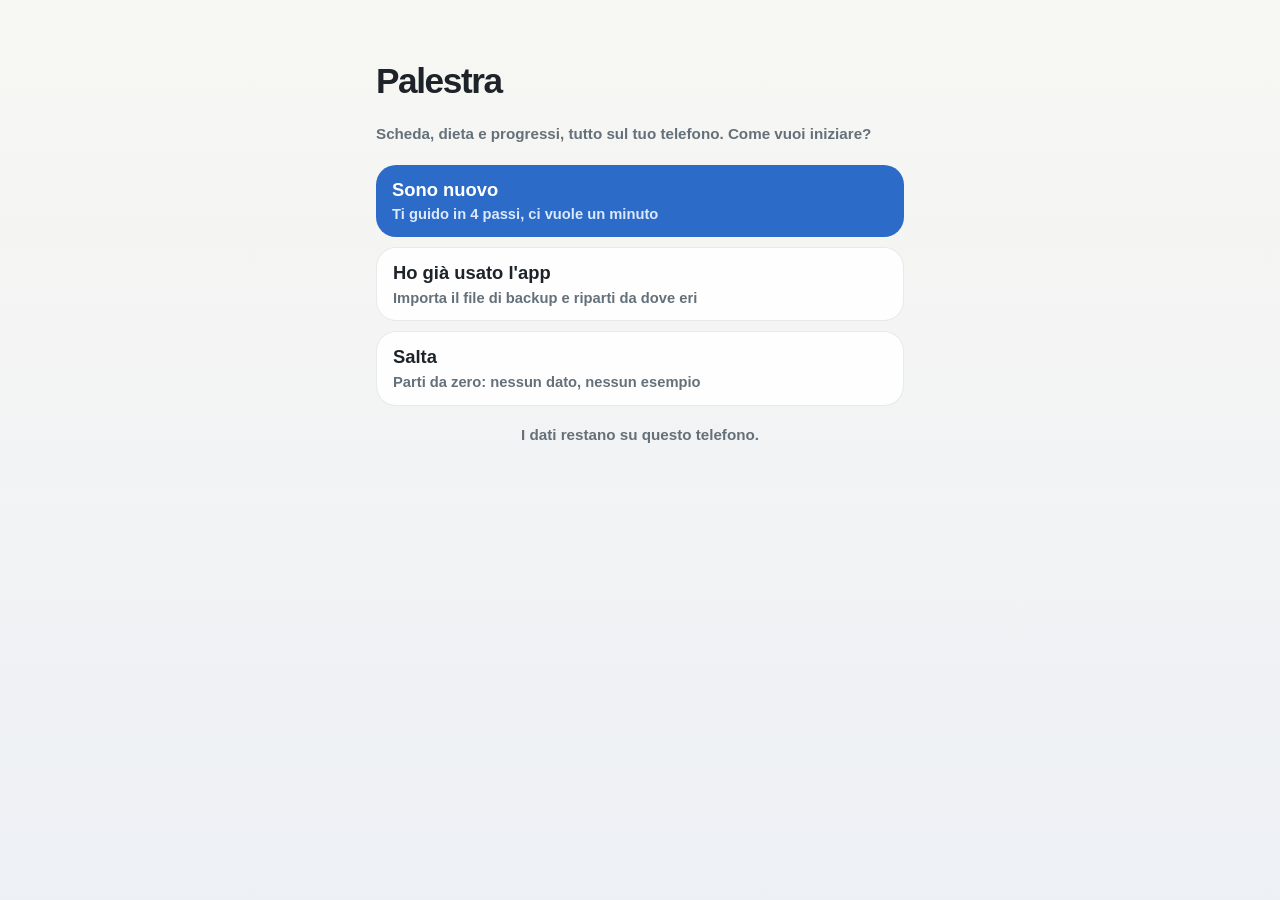
<file: index.html>
<!doctype html>
<html lang="it">
<head>
<meta charset="utf-8">
<meta name="viewport" content="width=device-width, initial-scale=1, viewport-fit=cover">
<title>Palestra</title>
<meta name="theme-color" content="#f3f4f1" media="(prefers-color-scheme: light)">
<meta name="theme-color" content="#171d20" media="(prefers-color-scheme: dark)">
<meta name="description" content="Scheda di allenamento, dieta e lista della spesa">
<link rel="manifest" href="manifest.webmanifest">
<link rel="icon" href="icons/icon.svg" type="image/svg+xml">
<link rel="apple-touch-icon" href="icons/apple-touch-icon.png">
<meta name="apple-mobile-web-app-capable" content="yes">
<meta name="mobile-web-app-capable" content="yes">
<meta name="apple-mobile-web-app-title" content="Palestra">
<meta name="apple-mobile-web-app-status-bar-style" content="default">
<link rel="stylesheet" href="style.css">
</head>
<body>
<main id="app"></main>
<div id="boot" aria-hidden="true"><img src="icons/icon-192.png" alt="" width="96" height="96"><b>Palestra</b></div>

<div id="timer" hidden>
  <span class="t-num">0:00</span>
  <span class="t-lab">Recupero</span>
  <button class="tb" data-act="tadd">+15 s</button>
  <button class="tb" data-act="tstop">Salta</button>
  <i class="bar"></i>
</div>
<div id="toast" role="status" aria-live="polite"></div>

<nav class="tabbar" aria-label="Sezioni">
  <button data-act="tab" data-tab="oggi" aria-current="page">
    <span class="ico"><svg viewBox="0 0 24 24" aria-hidden="true"><path d="M4 11.5 12 5l8 6.5"/><path d="M6.5 10v9h11v-9"/></svg></span>Oggi
  </button>
  <button data-act="tab" data-tab="scheda" aria-current="false">
    <span class="ico"><svg viewBox="0 0 24 24" aria-hidden="true"><path d="M5 7h14M5 12h14M5 17h9"/></svg></span>Scheda
  </button>
  <button data-act="tab" data-tab="dieta" aria-current="false">
    <span class="ico"><svg viewBox="0 0 24 24" aria-hidden="true"><path d="M4 11h16a8 8 0 0 1-16 0z"/><path d="M9 7c0-1.5 1.5-1.5 1.5-3M14 7c0-1.5 1.5-1.5 1.5-3"/></svg></span>Dieta
  </button>
  <button data-act="tab" data-tab="spesa" aria-current="false">
    <span class="ico"><svg viewBox="0 0 24 24" aria-hidden="true"><path d="M3 4h3l2.2 10.2a1 1 0 0 0 1 .8h8.6a1 1 0 0 0 1-.8L20.5 8H7"/><circle cx="10" cy="19.5" r="1.3"/><circle cx="17" cy="19.5" r="1.3"/></svg></span>Spesa
  </button>
  <button data-act="tab" data-tab="storico" aria-current="false">
    <span class="ico"><svg viewBox="0 0 24 24" aria-hidden="true"><path d="M4 19.5h16M5.5 15l4-5 3.5 3L19 6"/></svg></span>Storico
  </button>
</nav>

<script src="data.js"></script>
<script src="charts.js"></script>
<script src="app.js"></script>
</body>
</html>
</file>
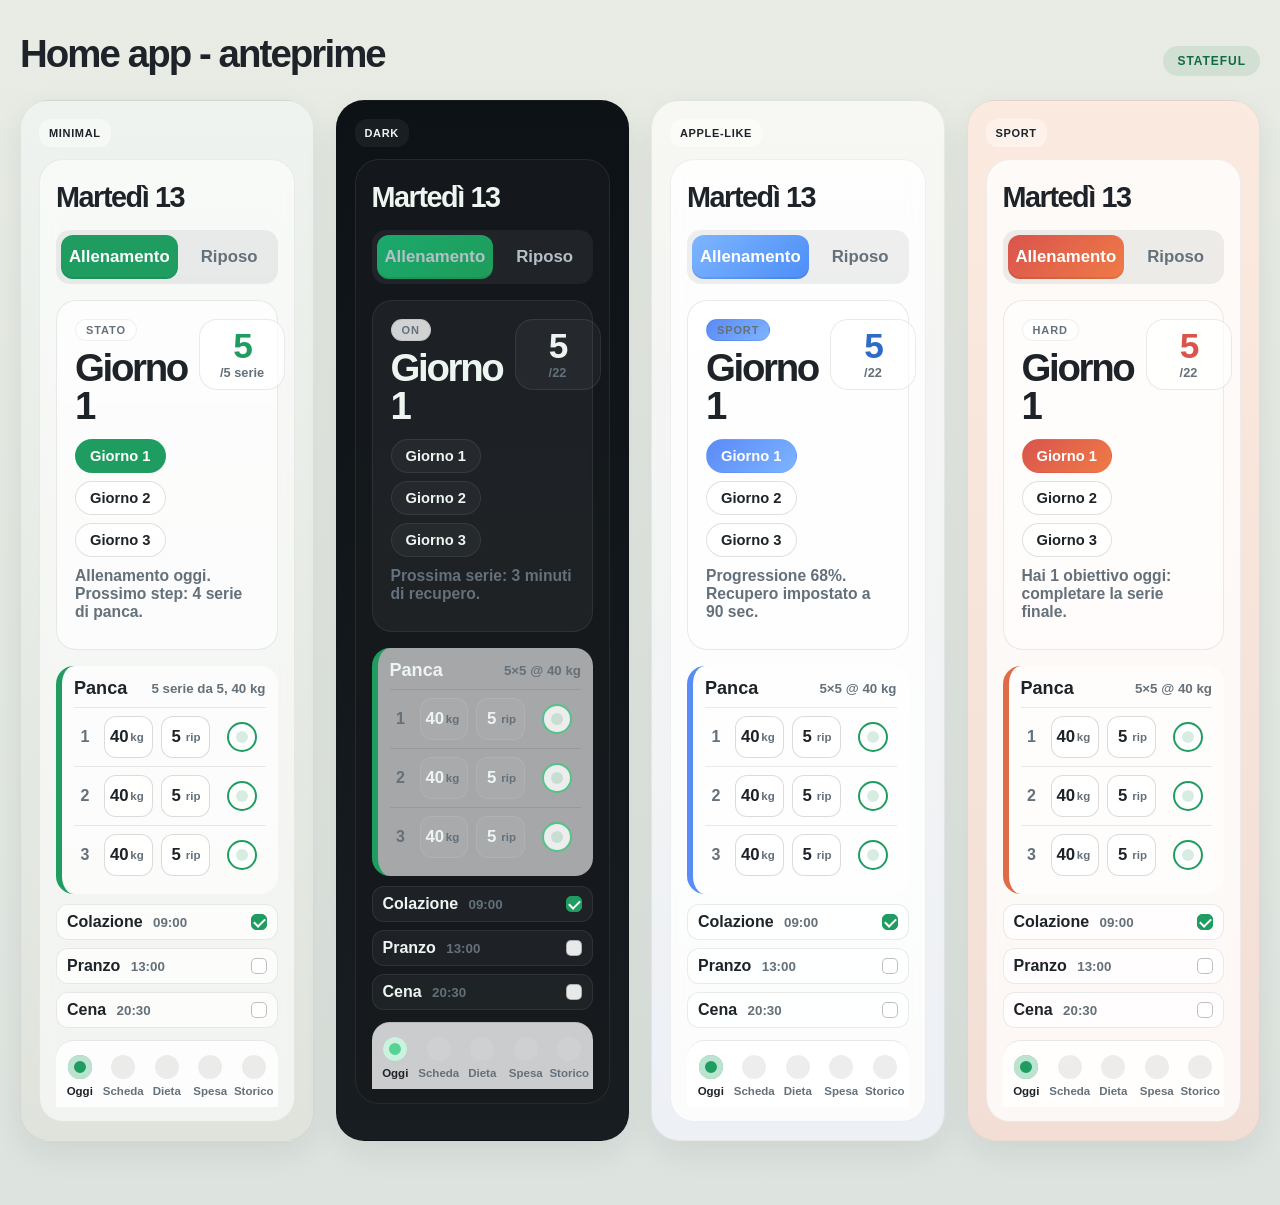
<file: preview-home.html>
<!doctype html>
<html lang="it">
<head>
  <meta charset="utf-8" />
  <meta name="viewport" content="width=device-width, initial-scale=1" />
  <title>Palestra - Anteprima home</title>
  <style>
    :root {
      --bg: #e9ece6;
      --card: #f8f7f4;
      --ink: #1d2328;
      --muted: #64707a;
      --line: rgba(23, 29, 33, 0.09);
      --green: #1f9d60;
      --green-soft: #dff5ea;
      --red: #d6544d;
      --red-soft: #fbe2df;
      --gold: #c99722;
      --blue: #2c6bc7;
      --shadow: 0 12px 32px rgba(20, 30, 38, 0.08);
    }

    * { box-sizing: border-box; }
    body {
      margin: 0;
      font-family: "Segoe UI", Arial, sans-serif;
      background: linear-gradient(180deg, #e8ece4 0%, #dde4df 100%);
      color: var(--ink);
    }

    .wrap {
      max-width: 1300px;
      margin: 0 auto;
      padding: 32px 20px 64px;
    }

    .head {
      display: flex;
      align-items: end;
      justify-content: space-between;
      gap: 20px;
      margin-bottom: 24px;
    }

    .head h1 {
      margin: 0;
      font-size: clamp(2rem, 3vw, 3rem);
      letter-spacing: -0.05em;
    }

    .pill {
      display: inline-flex;
      align-items: center;
      padding: 8px 14px;
      border-radius: 999px;
      background: rgba(17, 120, 70, 0.1);
      color: #0f6a45;
      font-weight: 700;
      font-size: 12px;
      letter-spacing: .08em;
      text-transform: uppercase;
    }

    .grid {
      display: grid;
      grid-template-columns: repeat(auto-fit, minmax(290px, 1fr));
      gap: 22px;
    }

    .theme {
      position: relative;
      padding: 18px;
      border-radius: 28px;
      box-shadow: var(--shadow);
      overflow: hidden;
      min-height: 690px;
      border: 1px solid rgba(0,0,0,0.06);
    }

    .theme .name {
      display: inline-block;
      padding: 8px 10px;
      border-radius: 12px;
      background: rgba(255,255,255,0.4);
      font-weight: 800;
      letter-spacing: .06em;
      text-transform: uppercase;
      font-size: 11px;
      margin-bottom: 12px;
    }

    .phone {
      background: rgba(255,255,255,0.65);
      border-radius: 24px;
      border: 1px solid rgba(0,0,0,0.06);
      padding: 18px 16px 14px;
      min-height: 610px;
      backdrop-filter: blur(8px);
    }

    .date {
      font-weight: 800;
      font-size: clamp(1.8rem, 2vw, 2.5rem);
      line-height: 1.1;
      letter-spacing: -0.05em;
      margin: 4px 0 16px;
    }

    .seg {
      display: grid;
      grid-template-columns: 1fr 1fr;
      gap: 8px;
      background: rgba(23,29,33,0.07);
      border-radius: 14px;
      padding: 5px;
      margin-bottom: 16px;
    }

    .seg button {
      border: none;
      border-radius: 12px;
      padding: 12px 8px;
      font-weight: 800;
      font-size: 1.05rem;
      background: transparent;
      color: var(--muted);
    }

    .seg .active {
      background: var(--green);
      color: white;
      box-shadow: inset 0 -2px 0 rgba(0,0,0,0.08);
    }

    .hero {
      border-radius: 20px;
      padding: 18px 18px 12px;
      background: rgba(255,255,255,0.52);
      border: 1px solid var(--line);
      margin-bottom: 16px;
    }

    .hero-top {
      display: flex;
      justify-content: space-between;
      align-items: start;
      gap: 12px;
    }

    .badge {
      display: inline-block;
      padding: 4px 10px;
      border-radius: 999px;
      font-size: 11px;
      text-transform: uppercase;
      letter-spacing: .08em;
      font-weight: 800;
      background: rgba(255,255,255,0.8);
      border: 1px solid rgba(0,0,0,0.06);
      color: var(--muted);
    }

    .hero h2 {
      margin: 8px 0 0;
      font-size: clamp(2rem, 3vw, 2.5rem);
      line-height: 1;
      letter-spacing: -0.06em;
    }

    .score {
      min-width: 86px;
      border-radius: 18px;
      padding: 8px 12px;
      text-align: center;
      background: rgba(255,255,255,0.7);
      border: 1px solid var(--line);
    }

    .score strong {
      display: block;
      font-size: 2.2rem;
      line-height: 1;
      letter-spacing: -0.06em;
    }

    .score span {
      font-size: 0.8rem;
      color: var(--muted);
      font-weight: 700;
    }

    .chip-row {
      display: flex;
      gap: 8px;
      flex-wrap: wrap;
      margin: 14px 0 10px;
    }

    .chip {
      padding: 8px 14px;
      border-radius: 999px;
      border: 1px solid rgba(0,0,0,0.12);
      background: rgba(255,255,255,0.72);
      font-weight: 700;
      font-size: 0.92rem;
    }

    .chip.on {
      background: var(--green);
      color: #fff;
      border-color: transparent;
    }

    .meta {
      font-size: 0.98rem;
      color: var(--muted);
      margin: 10px 0 16px;
      font-weight: 600;
    }

    .exercise {
      background: rgba(255,255,255,0.62);
      border-radius: 18px;
      border-left: 6px solid var(--green);
      padding: 12px 12px 10px;
      margin-bottom: 10px;
    }

    .exercise-head {
      display: flex;
      justify-content: space-between;
      gap: 12px;
      align-items: center;
      margin-bottom: 8px;
    }

    .exercise h3 {
      margin: 0;
      font-size: 1.13rem;
    }

    .exercise small {
      color: var(--muted);
      font-weight: 700;
    }

    .set-row {
      display: grid;
      grid-template-columns: 22px 1fr 1fr 48px;
      gap: 8px;
      align-items: center;
      padding: 8px 0;
      border-top: 1px solid var(--line);
    }

    .n {
      text-align: center;
      font-weight: 800;
      color: var(--muted);
    }

    .field {
      display: flex;
      align-items: center;
      justify-content: center;
      background: rgba(255,255,255,0.8);
      border: 1px solid rgba(0,0,0,0.14);
      border-radius: 12px;
      height: 42px;
      font-size: 1.05rem;
      font-weight: 800;
      position: relative;
      overflow: hidden;
    }

    .field span {
      position: absolute;
      right: 8px;
      font-size: 0.72rem;
      color: var(--muted);
      font-weight: 700;
    }

    .field strong {
      margin-right: 18px;
      font-size: 1.05rem;
    }

    .circle {
      width: 30px;
      height: 30px;
      border-radius: 50%;
      border: 2px solid var(--green);
      background: rgba(255,255,255,0.8);
      margin: 0 auto;
      position: relative;
    }

    .circle::after {
      content: "";
      position: absolute;
      inset: 7px;
      border-radius: 50%;
      background: rgba(31,157,96,0.18);
    }

    .meal-list {
      display: grid;
      gap: 8px;
      margin-top: 10px;
    }

    .meal {
      display: flex;
      justify-content: space-between;
      align-items: center;
      background: rgba(255,255,255,0.7);
      border: 1px solid var(--line);
      border-radius: 12px;
      padding: 8px 10px;
      font-weight: 700;
    }

    .meal small {
      color: var(--muted);
      display: inline-block;
      margin-left: 6px;
      font-weight: 700;
    }

    .check {
      width: 16px;
      height: 16px;
      border-radius: 5px;
      border: 1.5px solid rgba(0,0,0,0.25);
      background: rgba(255,255,255,0.9);
      position: relative;
    }

    .check.done {
      background: var(--green);
      border-color: var(--green);
    }

    .check.done::after {
      content: "";
      position: absolute;
      left: 4px;
      top: 1px;
      width: 5px;
      height: 9px;
      border: solid #fff;
      border-width: 0 2px 2px 0;
      transform: rotate(45deg);
    }

    .footer-nav {
      display: grid;
      grid-template-columns: repeat(5, minmax(0,1fr));
      gap: 8px;
      background: rgba(255,255,255,0.78);
      border-top: 1px solid rgba(0,0,0,0.09);
      padding: 8px 6px 0;
      margin-top: 12px;
      border-radius: 18px 18px 0 0;
    }

    .nav-item {
      display: flex;
      flex-direction: column;
      align-items: center;
      gap: 6px;
      color: var(--muted);
      font-size: 0.72rem;
      font-weight: 700;
      padding: 6px 0 10px;
    }

    .nav-item .dot {
      width: 24px;
      height: 24px;
      border-radius: 50%;
      background: rgba(0,0,0,0.07);
    }

    .nav-item.active {
      color: var(--ink);
    }

    .nav-item.active .dot {
      background: var(--green);
      box-shadow: inset 0 0 0 6px rgba(255,255,255,0.7);
    }

    .theme.minimal {
      background: linear-gradient(180deg, #eff3ef 0%, #dfe3dc 100%);
    }

    .theme.minimal .phone {
      background: rgba(255,255,255,0.58);
    }

    .theme.minimal .seg .active { background: var(--green); }
    .theme.minimal .hero { background: rgba(255,255,255,0.6); }
    .theme.minimal .score strong { color: var(--green); }

    .theme.dark {
      background: linear-gradient(180deg, #0d1216 0%, #171d20 100%);
      color: #edf5f1;
    }

    .theme.dark .name { color: #eaf4f0; background: rgba(255,255,255,.05); }
    .theme.dark .phone {
      background: rgba(22,26,30,.82);
      border-color: rgba(255,255,255,.07);
      color: #edf5f1;
    }
    .theme.dark .seg { background: rgba(255,255,255,.05); }
    .theme.dark .seg button { color: #b3c0c8; }
    .theme.dark .seg .active { background: linear-gradient(135deg, #1aa96c, #1f9c5a); }
    .theme.dark .hero { background: rgba(255,255,255,.04); border-color: rgba(255,255,255,.07); }
    .theme.dark .field, .theme.dark .meal, .theme.dark .chip, .theme.dark .score { background: rgba(255,255,255,.04); border-color: rgba(255,255,255,.08); color: #edf5f1; }
    .theme.dark .circle { border-color: #52c38a; }
    .theme.dark .nav-item .dot { background: rgba(255,255,255,.08); }
    .theme.dark .nav-item.active .dot { background: #55d393; }

    .theme.apple {
      background: linear-gradient(180deg, #f7f7f3 0%, #edf0f5 100%);
    }

    .theme.apple .phone {
      background: rgba(255,255,255,0.8);
    }

    .theme.apple .seg .active {
      background: linear-gradient(135deg, #7db5ff, #4d8ef7);
    }
    .theme.apple .badge, .theme.apple .chip.on { background: linear-gradient(135deg, #5b8af7, #7db4ff); }
    .theme.apple .score strong { color: #2c6bc7; }
    .theme.apple .exercise { border-left-color: #5a8cf7; }

    .theme.strong {
      background: linear-gradient(180deg, #fbeadf 0%, #f2ded5 100%);
    }

    .theme.strong .phone {
      background: rgba(255,255,255,0.78);
    }

    .theme.strong .seg .active {
      background: linear-gradient(135deg, #d9544d, #ef7b46);
    }
    .theme.strong .score strong { color: #d9544d; }
    .theme.strong .exercise { border-left-color: #de6d47; }
    .theme.strong .chip.on { background: linear-gradient(135deg, #d9544d, #ef7b46); }
  </style>
</head>
<body>
  <div class="wrap">
    <div class="head">
      <h1>Home app - anteprime</h1>
      <span class="pill">stateful</span>
    </div>

    <div class="grid">
      <section class="theme minimal">
        <div class="name">Minimal</div>
        <div class="phone">
          <div class="date">Martedì 13</div>

          <div class="seg">
            <button class="active">Allenamento</button>
            <button>Riposo</button>
          </div>

          <div class="hero">
            <div class="hero-top">
              <div>
                <span class="badge">Stato</span>
                <h2>Giorno 1</h2>
              </div>
              <div class="score"><strong>5</strong><span>/5 serie</span></div>
            </div>
            <div class="chip-row">
              <span class="chip on">Giorno 1</span>
              <span class="chip">Giorno 2</span>
              <span class="chip">Giorno 3</span>
            </div>
            <div class="meta">Allenamento oggi. Prossimo step: 4 serie di panca.</div>
          </div>

          <div class="exercise">
            <div class="exercise-head">
              <h3>Panca</h3>
              <small>5 serie da 5, 40 kg</small>
            </div>
            <div class="set-row"><div class="n">1</div><div class="field"><strong>40</strong><span>kg</span></div><div class="field"><strong>5</strong><span>rip</span></div><div class="circle"></div></div>
            <div class="set-row"><div class="n">2</div><div class="field"><strong>40</strong><span>kg</span></div><div class="field"><strong>5</strong><span>rip</span></div><div class="circle"></div></div>
            <div class="set-row"><div class="n">3</div><div class="field"><strong>40</strong><span>kg</span></div><div class="field"><strong>5</strong><span>rip</span></div><div class="circle"></div></div>
          </div>

          <div class="meal-list">
            <div class="meal"><span>Colazione <small>09:00</small></span><div class="check done"></div></div>
            <div class="meal"><span>Pranzo <small>13:00</small></span><div class="check"></div></div>
            <div class="meal"><span>Cena <small>20:30</small></span><div class="check"></div></div>
          </div>

          <div class="footer-nav">
            <div class="nav-item active"><div class="dot"></div>Oggi</div>
            <div class="nav-item"><div class="dot"></div>Scheda</div>
            <div class="nav-item"><div class="dot"></div>Dieta</div>
            <div class="nav-item"><div class="dot"></div>Spesa</div>
            <div class="nav-item"><div class="dot"></div>Storico</div>
          </div>
        </div>
      </section>

      <section class="theme dark">
        <div class="name">Dark</div>
        <div class="phone">
          <div class="date">Martedì 13</div>

          <div class="seg">
            <button class="active">Allenamento</button>
            <button>Riposo</button>
          </div>

          <div class="hero">
            <div class="hero-top">
              <div>
                <span class="badge">on</span>
                <h2>Giorno 1</h2>
              </div>
              <div class="score"><strong>5</strong><span>/22</span></div>
            </div>
            <div class="chip-row">
              <span class="chip on">Giorno 1</span>
              <span class="chip">Giorno 2</span>
              <span class="chip">Giorno 3</span>
            </div>
            <div class="meta">Prossima serie: 3 minuti di recupero.</div>
          </div>

          <div class="exercise">
            <div class="exercise-head">
              <h3>Panca</h3>
              <small>5×5 @ 40 kg</small>
            </div>
            <div class="set-row"><div class="n">1</div><div class="field"><strong>40</strong><span>kg</span></div><div class="field"><strong>5</strong><span>rip</span></div><div class="circle"></div></div>
            <div class="set-row"><div class="n">2</div><div class="field"><strong>40</strong><span>kg</span></div><div class="field"><strong>5</strong><span>rip</span></div><div class="circle"></div></div>
            <div class="set-row"><div class="n">3</div><div class="field"><strong>40</strong><span>kg</span></div><div class="field"><strong>5</strong><span>rip</span></div><div class="circle"></div></div>
          </div>

          <div class="meal-list">
            <div class="meal"><span>Colazione <small>09:00</small></span><div class="check done"></div></div>
            <div class="meal"><span>Pranzo <small>13:00</small></span><div class="check"></div></div>
            <div class="meal"><span>Cena <small>20:30</small></span><div class="check"></div></div>
          </div>

          <div class="footer-nav">
            <div class="nav-item active"><div class="dot"></div>Oggi</div>
            <div class="nav-item"><div class="dot"></div>Scheda</div>
            <div class="nav-item"><div class="dot"></div>Dieta</div>
            <div class="nav-item"><div class="dot"></div>Spesa</div>
            <div class="nav-item"><div class="dot"></div>Storico</div>
          </div>
        </div>
      </section>

      <section class="theme apple">
        <div class="name">Apple-like</div>
        <div class="phone">
          <div class="date">Martedì 13</div>

          <div class="seg">
            <button class="active">Allenamento</button>
            <button>Riposo</button>
          </div>

          <div class="hero">
            <div class="hero-top">
              <div>
                <span class="badge">sport</span>
                <h2>Giorno 1</h2>
              </div>
              <div class="score"><strong>5</strong><span>/22</span></div>
            </div>
            <div class="chip-row">
              <span class="chip on">Giorno 1</span>
              <span class="chip">Giorno 2</span>
              <span class="chip">Giorno 3</span>
            </div>
            <div class="meta">Progressione 68%. Recupero impostato a 90 sec.</div>
          </div>

          <div class="exercise">
            <div class="exercise-head">
              <h3>Panca</h3>
              <small>5×5 @ 40 kg</small>
            </div>
            <div class="set-row"><div class="n">1</div><div class="field"><strong>40</strong><span>kg</span></div><div class="field"><strong>5</strong><span>rip</span></div><div class="circle"></div></div>
            <div class="set-row"><div class="n">2</div><div class="field"><strong>40</strong><span>kg</span></div><div class="field"><strong>5</strong><span>rip</span></div><div class="circle"></div></div>
            <div class="set-row"><div class="n">3</div><div class="field"><strong>40</strong><span>kg</span></div><div class="field"><strong>5</strong><span>rip</span></div><div class="circle"></div></div>
          </div>

          <div class="meal-list">
            <div class="meal"><span>Colazione <small>09:00</small></span><div class="check done"></div></div>
            <div class="meal"><span>Pranzo <small>13:00</small></span><div class="check"></div></div>
            <div class="meal"><span>Cena <small>20:30</small></span><div class="check"></div></div>
          </div>

          <div class="footer-nav">
            <div class="nav-item active"><div class="dot"></div>Oggi</div>
            <div class="nav-item"><div class="dot"></div>Scheda</div>
            <div class="nav-item"><div class="dot"></div>Dieta</div>
            <div class="nav-item"><div class="dot"></div>Spesa</div>
            <div class="nav-item"><div class="dot"></div>Storico</div>
          </div>
        </div>
      </section>

      <section class="theme strong">
        <div class="name">Sport</div>
        <div class="phone">
          <div class="date">Martedì 13</div>

          <div class="seg">
            <button class="active">Allenamento</button>
            <button>Riposo</button>
          </div>

          <div class="hero">
            <div class="hero-top">
              <div>
                <span class="badge">hard</span>
                <h2>Giorno 1</h2>
              </div>
              <div class="score"><strong>5</strong><span>/22</span></div>
            </div>
            <div class="chip-row">
              <span class="chip on">Giorno 1</span>
              <span class="chip">Giorno 2</span>
              <span class="chip">Giorno 3</span>
            </div>
            <div class="meta">Hai 1 obiettivo oggi: completare la serie finale.</div>
          </div>

          <div class="exercise">
            <div class="exercise-head">
              <h3>Panca</h3>
              <small>5×5 @ 40 kg</small>
            </div>
            <div class="set-row"><div class="n">1</div><div class="field"><strong>40</strong><span>kg</span></div><div class="field"><strong>5</strong><span>rip</span></div><div class="circle"></div></div>
            <div class="set-row"><div class="n">2</div><div class="field"><strong>40</strong><span>kg</span></div><div class="field"><strong>5</strong><span>rip</span></div><div class="circle"></div></div>
            <div class="set-row"><div class="n">3</div><div class="field"><strong>40</strong><span>kg</span></div><div class="field"><strong>5</strong><span>rip</span></div><div class="circle"></div></div>
          </div>

          <div class="meal-list">
            <div class="meal"><span>Colazione <small>09:00</small></span><div class="check done"></div></div>
            <div class="meal"><span>Pranzo <small>13:00</small></span><div class="check"></div></div>
            <div class="meal"><span>Cena <small>20:30</small></span><div class="check"></div></div>
          </div>

          <div class="footer-nav">
            <div class="nav-item active"><div class="dot"></div>Oggi</div>
            <div class="nav-item"><div class="dot"></div>Scheda</div>
            <div class="nav-item"><div class="dot"></div>Dieta</div>
            <div class="nav-item"><div class="dot"></div>Spesa</div>
            <div class="nav-item"><div class="dot"></div>Storico</div>
          </div>
        </div>
      </section>
    </div>
  </div>
</body>
</html>
</file>
<file: style.css>
/* Palestra 2.3
   Il layout riprende l'anteprima della home (tema Apple-like): data, selettore Allenamento/Riposo,
   scheda riepilogo con punteggio, esercizi con bordo colorato, pasti a righe e barra in basso.
   I colori cambiano con il tema scelto in Storico, Dati (apple, dark, sport). */

:root { --nav-h: 66px; }

body, .pv {
  /* tema Apple-like (predefinito) */
  --bg-grad: linear-gradient(180deg, #f7f7f3 0%, #edf0f5 100%);
  --bg-end: #edf0f5;
  --ink: #1d2328;
  --muted: #64707a;
  --line: rgba(23, 29, 33, 0.09);
  --green: #1f9d60;
  --green-soft: #dff5ea;
  --red: #d6544d;
  --red-soft: #fbe2df;
  --amber: #9a5b00;
  --amber-soft: #fdebd0;
  --gold: #c99722;
  --blue: #2c6bc7;
  --shadow: 0 12px 32px rgba(20, 30, 38, 0.08);
  /* il pannello dell'anteprima (bianco 80%) è già incluso nelle trasparenze dei livelli */
  --hero: rgba(255, 255, 255, 0.90);
  --ex: rgba(255, 255, 255, 0.92);
  --row: rgba(255, 255, 255, 0.94);
  --field: rgba(255, 255, 255, 0.98);
  --field-line: rgba(0, 0, 0, 0.14);
  --chip: rgba(255, 255, 255, 0.94);
  --seg-bg: rgba(23, 29, 33, 0.07);
  --accent: linear-gradient(135deg, #7db5ff, #4d8ef7);
  --accent2: linear-gradient(135deg, #5b8af7, #7db4ff);
  --accent-solid: #4d8ef7;
  --on-accent: #fff;
  --score: #2c6bc7;
  --ex-border: #5a8cf7;
  --circle: #1f9d60;
  --nav-bg: rgba(255, 255, 255, 0.86);
  --nav-line: rgba(0, 0, 0, 0.09);
  --dot: rgba(0, 0, 0, 0.07);
  --dot-on: #1f9d60;
  --dot-ring: rgba(255, 255, 255, 0.7);
  --surface: #fbfbfa;
  --s1: #2a78d6;
  --vz-grid: #e1e0d9;
  --vz-axis: #c3c2b7;
  --toast: #1d2328;
  --on-toast: #fff;
}
body.theme-dark, .pv.theme-dark {
  --bg-grad: linear-gradient(180deg, #0d1216 0%, #171d20 100%);
  --bg-end: #171d20;
  --ink: #edf5f1;
  --muted: #a9b6bd;
  --line: rgba(255, 255, 255, 0.09);
  --green: #1f9d60;
  --green-soft: rgba(31, 157, 96, 0.2);
  --red: #f06d63;
  --red-soft: rgba(240, 109, 99, 0.18);
  --amber: #f0b050;
  --amber-soft: rgba(240, 176, 80, 0.18);
  --blue: #7db6ff;
  --shadow: 0 12px 32px rgba(0, 0, 0, 0.35);
  --hero: rgba(255, 255, 255, 0.06);
  --ex: rgba(255, 255, 255, 0.05);
  --row: rgba(255, 255, 255, 0.06);
  --field: rgba(255, 255, 255, 0.07);
  --field-line: rgba(255, 255, 255, 0.14);
  --chip: rgba(255, 255, 255, 0.06);
  --seg-bg: rgba(255, 255, 255, 0.06);
  --accent: linear-gradient(135deg, #1aa96c, #1f9c5a);
  --accent2: linear-gradient(135deg, #1aa96c, #1f9c5a);
  --accent-solid: #1f9c5a;
  --score: #edf5f1;
  --ex-border: #1f9d60;
  --circle: #52c38a;
  --nav-bg: rgba(22, 27, 31, 0.92);
  --nav-line: rgba(255, 255, 255, 0.08);
  --dot: rgba(255, 255, 255, 0.08);
  --dot-on: #55d393;
  --dot-ring: rgba(13, 18, 22, 0.55);
  --surface: #1a2125;
  --s1: #3987e5;
  --vz-grid: #2c3236;
  --vz-axis: #3c4349;
  --toast: #edf5f1;
  --on-toast: #10161a;
}
body.theme-sport, .pv.theme-sport {
  --bg-grad: linear-gradient(180deg, #fbeadf 0%, #f2ded5 100%);
  --bg-end: #f2ded5;
  --red: #d9544d;
  --accent: linear-gradient(135deg, #d9544d, #ef7b46);
  --accent2: linear-gradient(135deg, #d9544d, #ef7b46);
  --accent-solid: #e0654a;
  --score: #d9544d;
  --ex-border: #de6d47;
  --surface: #fdf8f4;
  --vz-grid: #eadfd6;
  --vz-axis: #d2c3b6;
}

* { box-sizing: border-box; }
html { -webkit-text-size-adjust: 100%; background: #edf0f5; }
html:has(body.theme-dark) { background: #171d20; }
html:has(body.theme-sport) { background: #f2ded5; }
body {
  margin: 0;
  font-family: "Segoe UI", Arial, sans-serif;
  font-size: 16px; line-height: 1.4;
  color: var(--ink);
  background: var(--bg-grad) no-repeat fixed var(--bg-end);
  min-height: 100vh; min-height: 100dvh;
  -webkit-tap-highlight-color: transparent;
}
#app {
  max-width: 560px; margin: 0 auto;
  padding: max(16px, env(safe-area-inset-top)) 16px calc(var(--nav-h) + 28px + env(safe-area-inset-bottom));
}
h1, h2, h3 { margin: 0; }
p { margin: 0; }
button, select, input, textarea { font: inherit; color: inherit; }
button { cursor: pointer; }
:focus-visible { outline: 3px solid var(--accent-solid); outline-offset: 2px; }

.date {
  font-weight: 800; font-size: clamp(1.8rem, 2vw, 2.5rem); line-height: 1.1; letter-spacing: -0.05em;
  margin: 4px 0 16px;
}
.date::first-letter { text-transform: uppercase; }
.top { margin: 4px 0 16px; }
.top h1 { font-size: clamp(1.8rem, 2vw, 2.5rem); line-height: 1.1; letter-spacing: -0.05em; font-weight: 800; }
.sub { color: var(--muted); font-size: 0.95rem; font-weight: 600; margin-top: 4px; }
.sub.tight { margin: 4px 0 12px; }
.empty { color: var(--muted); font-weight: 600; margin: 10px 0 4px; }

/* ---- selettore a due voci ---- */
.seg { display: grid; grid-template-columns: 1fr 1fr; gap: 8px; background: var(--seg-bg); border-radius: 14px; padding: 5px; margin-bottom: 16px; }
.seg.three { grid-template-columns: repeat(3, 1fr); }
.seg button { border: none; border-radius: 12px; padding: 12px 8px; font-weight: 800; font-size: 1.05rem; background: transparent; color: var(--muted); min-height: 46px; }
.seg button.on { background: var(--accent); color: var(--on-accent); box-shadow: inset 0 -2px 0 rgba(0, 0, 0, 0.08); }
.seg.small button { padding: 8px 6px; font-size: .95rem; min-height: 40px; }

/* ---- home ---- */
.home { display: flex; flex-direction: column; gap: 14px; min-height: calc(100vh - var(--nav-h) - 56px - env(safe-area-inset-bottom)); min-height: calc(100dvh - var(--nav-h) - 56px - env(safe-area-inset-top) - env(safe-area-inset-bottom)); }
.home .date { margin-bottom: 2px; }
.home .seg { margin-bottom: 0; }
.home-grid { flex: 1; display: grid; grid-template-rows: repeat(2, minmax(0, 1fr)); gap: 14px; min-height: 0; max-height: 460px; }
.big-btn {
  display: flex; flex-direction: column; justify-content: space-between; text-align: left; min-height: 0;
  border: 1px solid var(--line); background: var(--hero); border-radius: 24px; padding: 16px 18px; box-shadow: var(--shadow);
  font: inherit; color: var(--ink);
}
.big-btn[disabled] { opacity: .55; cursor: default; }
.big-top { display: flex; align-items: center; justify-content: space-between; }
.big-ico { width: 46px; height: 46px; border-radius: 50%; background: var(--accent); display: grid; place-items: center; }
.big-ico svg { width: 24px; height: 24px; fill: none; stroke: var(--on-accent); stroke-width: 1.9; stroke-linecap: round; stroke-linejoin: round; }
.big-go { width: 22px; height: 22px; fill: none; stroke: var(--muted); stroke-width: 2.2; stroke-linecap: round; stroke-linejoin: round; }
.big-btn h2 { font-size: 1.7rem; line-height: 1; letter-spacing: -0.05em; font-weight: 800; }
.big-btn p { color: var(--muted); font-weight: 600; font-size: .95rem; margin-top: 4px; }
.meter { height: 8px; border-radius: 999px; background: var(--dot); overflow: hidden; margin-top: 10px; }
.meter i { display: block; height: 100%; width: var(--w, 0%); background: var(--green); border-radius: 999px; }
.quick { background: var(--hero); border: 1px solid var(--line); border-radius: 20px; padding: 12px 14px 14px; }
.quick h3 { font-size: .8rem; letter-spacing: .08em; text-transform: uppercase; color: var(--muted); font-weight: 800; margin-bottom: 8px; }
.quick-row { display: flex; flex-wrap: wrap; gap: 8px; }
.mini-toggle { min-height: 40px; padding: 0 14px; border-radius: 999px; border: 1px solid rgba(0, 0, 0, 0.12); background: var(--chip); font-weight: 700; font-size: .92rem; }
body.theme-dark .mini-toggle { border-color: rgba(255, 255, 255, 0.12); }
.mini-toggle.on { background: var(--green); border-color: transparent; color: #fff; }

/* ---- testata delle schermate interne ---- */
.subhead { display: flex; align-items: center; gap: 6px; margin: 0 0 12px -8px; }
.back { width: 44px; height: 44px; border: 0; background: transparent; display: grid; place-items: center; border-radius: 50%; }
.back svg { width: 26px; height: 26px; fill: none; stroke: var(--ink); stroke-width: 2.4; stroke-linecap: round; stroke-linejoin: round; }
.subhead .date { margin: 0; }

/* ---- scheda riepilogo ---- */
.hero { border-radius: 20px; padding: 18px 18px 14px; background: var(--hero); border: 1px solid var(--line); margin-bottom: 16px; }
.hero-top { display: flex; justify-content: space-between; align-items: flex-start; gap: 12px; }
.badge { display: inline-block; padding: 4px 10px; border-radius: 999px; font-size: 11px; text-transform: uppercase; letter-spacing: .08em; font-weight: 800; background: var(--accent2); color: var(--on-accent); border: 1px solid rgba(0, 0, 0, 0.06); }
body.theme-dark .badge { background: rgba(255, 255, 255, 0.08); color: var(--muted); }
.hero h2 { margin: 8px 0 0; font-size: clamp(2rem, 3vw, 2.5rem); line-height: 1; letter-spacing: -0.06em; font-weight: 800; }
.score { min-width: 86px; border-radius: 18px; padding: 8px 12px; text-align: center; background: var(--chip); border: 1px solid var(--line); }
.score strong { display: block; font-size: 2.2rem; line-height: 1; letter-spacing: -0.06em; color: var(--score); }
.score span { font-size: .8rem; color: var(--muted); font-weight: 700; }
.chip-row { display: flex; gap: 8px; flex-wrap: wrap; margin: 14px 0 10px; }
.chip { padding: 8px 14px; min-height: 40px; border-radius: 999px; border: 1px solid rgba(0, 0, 0, 0.12); background: var(--chip); font-weight: 700; font-size: .92rem; }
body.theme-dark .chip { border-color: rgba(255, 255, 255, 0.1); }
.chip.on { background: var(--accent2); color: var(--on-accent); border-color: transparent; }
.meta { font-size: .98rem; color: var(--muted); margin: 10px 0 2px; font-weight: 600; }

/* ---- esercizi ---- */
.exercise { background: var(--ex); border-radius: 18px; border-left: 6px solid var(--ex-border); padding: 12px 12px 6px; margin-bottom: 10px; }
.exercise-head { display: flex; justify-content: space-between; gap: 12px; align-items: center; margin-bottom: 8px; }
.exercise h3 { font-size: 1.13rem; font-weight: 800; }
.exercise-head small { color: var(--muted); font-weight: 700; text-align: right; }
.var-row { display: grid; grid-auto-flow: column; grid-auto-columns: 1fr; gap: 8px; margin: 2px 0 10px; }
.var-chip { display: flex; flex-direction: column; align-items: center; gap: 1px; min-height: 52px; padding: 6px 8px; border-radius: 14px; border: 1px solid rgba(0, 0, 0, 0.12); background: var(--chip); font-weight: 800; font-size: .88rem; line-height: 1.2; text-align: center; }
body.theme-dark .var-chip { border-color: rgba(255, 255, 255, 0.1); }
.var-chip small { font-weight: 700; color: var(--muted); font-size: .76rem; }
.var-chip.on { background: var(--accent2); color: var(--on-accent); border-color: transparent; }
.var-chip.on small { color: rgba(255, 255, 255, 0.88); }
body.theme-dark .var-chip.on small { color: rgba(255, 255, 255, 0.85); }
.last { margin: 0 0 6px; font-size: .85rem; color: var(--muted); font-weight: 600; }
.set-row { display: grid; grid-template-columns: 22px 1fr 1fr 48px; gap: 8px; align-items: center; padding: 7px 0; border-top: 1px solid var(--line); }
.n { text-align: center; font-weight: 800; color: var(--muted); }
.field { display: flex; align-items: center; justify-content: center; background: var(--field); border: 1px solid var(--field-line); border-radius: 12px; height: 44px; position: relative; overflow: hidden; }
.field input { width: 100%; height: 100%; border: 0; background: transparent; text-align: center; font-size: 1.05rem; font-weight: 800; padding: 0 26px 0 6px; border-radius: 12px; min-width: 0; }
.field span { position: absolute; right: 8px; font-size: .72rem; color: var(--muted); font-weight: 700; pointer-events: none; }
.plate { position: relative; width: 44px; height: 44px; padding: 0; border: 0; background: transparent; justify-self: center; }
.plate::before { content: ""; position: absolute; left: 7px; top: 7px; width: 30px; height: 30px; border-radius: 50%; border: 2px solid var(--circle); background: var(--field); }
.plate::after { content: ""; position: absolute; left: 14px; top: 14px; width: 16px; height: 16px; border-radius: 50%; background: rgba(31, 157, 96, 0.18); }
.plate.done::before { background: var(--circle); }
.plate.done::after { left: 19px; top: 12px; width: 6px; height: 12px; border-radius: 0; background: transparent; border: solid #fff; border-width: 0 3px 3px 0; transform: rotate(45deg); animation: press .22s ease-out; }
@keyframes press { 50% { transform: rotate(45deg) scale(.8); } }
.ex-actions { display: flex; justify-content: space-between; border-top: 1px solid var(--line); padding-top: 2px; }
.lnk { min-height: 44px; padding: 0 4px; border: 0; background: transparent; color: var(--blue); font-weight: 700; font-size: .92rem; }
.lnk.danger { color: var(--red); }
.notes { display: block; margin: 12px 0 8px; }
.notes span { display: block; font-size: .85rem; color: var(--muted); font-weight: 700; margin-bottom: 4px; }
textarea { width: 100%; border: 1px solid var(--field-line); border-radius: 12px; background: var(--field); padding: 10px 12px; resize: vertical; }

/* ---- pasti ---- */
.meal-card { background: var(--row); border: 1px solid var(--line); border-radius: 16px; padding: 4px 12px 8px; margin-bottom: 10px; }
.meal-head { display: flex; align-items: center; gap: 8px; min-height: 48px; font-weight: 800; }
.meal-head h3 { font-size: 1.05rem; font-weight: 800; }
.meal-head small { color: var(--muted); font-weight: 700; margin-right: auto; font-size: .92rem; }
.check { position: relative; width: 44px; height: 44px; padding: 0; border: 0; background: transparent; flex: 0 0 auto; margin-right: -8px; }
.check::before { content: ""; position: absolute; left: 11px; top: 11px; width: 22px; height: 22px; border-radius: 7px; border: 2px solid rgba(0, 0, 0, 0.25); background: var(--field); }
body.theme-dark .check::before { border-color: rgba(255, 255, 255, 0.3); }
.check.done::before { background: var(--green); border-color: var(--green); }
.check.done::after { content: ""; position: absolute; left: 19px; top: 14px; width: 6px; height: 12px; border: solid #fff; border-width: 0 3px 3px 0; transform: rotate(45deg); }
.meal-card.done .items { opacity: .55; }
.items { list-style: none; margin: 0; padding: 0; border-top: 1px solid var(--line); }
.items li { display: flex; justify-content: space-between; align-items: center; gap: 12px; padding: 8px 0; }
.food { display: flex; flex-direction: column; align-items: flex-start; gap: 6px; min-width: 0; font-weight: 700; }
.g { font-weight: 800; font-size: 1.05rem; white-space: nowrap; }
select {
  -webkit-appearance: none; appearance: none; max-width: 100%;
  background: var(--field) url("data:image/svg+xml,%3Csvg xmlns='http://www.w3.org/2000/svg' width='12' height='8' viewBox='0 0 12 8'%3E%3Cpath d='M1 1.5l5 5 5-5' fill='none' stroke='%2364707a' stroke-width='1.8'/%3E%3C/svg%3E") no-repeat right 10px center;
  padding: 8px 30px 8px 12px; border: 1px solid var(--field-line); border-radius: 12px; font-size: .95rem; font-weight: 700; min-height: 40px;
}
select.sub2 { font-size: .85rem; color: var(--muted); min-height: 36px; padding-top: 5px; padding-bottom: 5px; }
.macros { display: grid; grid-template-columns: 1fr 1fr; gap: 12px 16px; margin: 6px 0 4px; padding: 14px 16px; border-radius: 16px; background: var(--row); border: 1px solid var(--line); }
.macros dt { font-size: .8rem; color: var(--muted); font-weight: 700; }
.macros dd { margin: 0; font-size: 1.5rem; font-weight: 800; letter-spacing: -0.04em; line-height: 1.15; }
.macros small { font-size: .85rem; font-weight: 700; color: var(--muted); letter-spacing: 0; }

/* ---- modifica scheda ---- */
.card { background: var(--hero); border: 1px solid var(--line); border-radius: 20px; padding: 14px 14px 12px; margin-bottom: 14px; }
.card > h2 { font-size: 1.3rem; font-weight: 800; letter-spacing: -0.04em; margin-bottom: 4px; }
.erow { display: grid; gap: 8px; padding: 12px 0; border-top: 1px solid var(--line); }
.erow:first-of-type { border-top: 0; }
.erow input, .vrow input { width: 100%; min-width: 0; height: 44px; border: 1px solid var(--field-line); border-radius: 12px; background: var(--field); padding: 0 10px; font-weight: 700; }
.nums { display: grid; grid-template-columns: repeat(3, 1fr); gap: 8px; }
.nums label span, .erow label.sel span { display: block; font-size: .78rem; color: var(--muted); font-weight: 700; margin-bottom: 2px; }
.nums input { text-align: center; font-size: 1.05rem; font-weight: 800; }
.vrow { display: grid; gap: 8px; padding: 10px; border-radius: 14px; background: var(--ex); border-left: 5px solid var(--ex-border); }
.erow .lnk { justify-self: end; }
.btn { min-height: 46px; padding: 0 18px; border-radius: 12px; border: 1px solid var(--field-line); background: var(--chip); font-weight: 800; display: inline-flex; align-items: center; justify-content: center; text-align: center; }
.btn.solid { background: var(--accent2); border-color: transparent; color: var(--on-accent); }
body.theme-dark .btn.solid { background: var(--accent); }
.btn.danger { color: var(--red); }
.btns { display: flex; flex-wrap: wrap; gap: 10px; margin: 12px 0 6px; }
.setting { display: flex; justify-content: space-between; align-items: center; gap: 12px; margin: 8px 0; font-weight: 700; }

/* ---- spesa ---- */
.week { display: grid; grid-template-columns: repeat(7, 1fr); gap: 6px; margin-top: 4px; }
.wd { min-height: 64px; border: 1px solid var(--field-line); border-radius: 12px; background: var(--row); display: flex; flex-direction: column; align-items: center; justify-content: center; padding: 0; }
.wd .dn { font-size: .78rem; color: var(--muted); font-weight: 700; }
.wd .st { font-size: 1.5rem; font-weight: 800; line-height: 1.1; }
.wd.t-train { background: var(--green); border-color: var(--green); color: #fff; }
.wd.t-train .dn { color: #fff; }
.wd.t-off { background: transparent; border-style: dashed; color: var(--muted); }
.legend { font-size: .85rem; color: var(--muted); font-weight: 600; margin: 8px 0 18px; }
.shop { margin-bottom: 16px; }
.shop h2 { font-size: 1.2rem; font-weight: 800; letter-spacing: -0.04em; padding-bottom: 4px; border-bottom: 2px solid var(--ink); }
.list { list-style: none; margin: 0; padding: 0; }
.list li { display: grid; grid-template-columns: 44px 1fr auto auto; align-items: center; gap: 8px; padding: 2px 0; border-bottom: 1px solid var(--line); font-weight: 700; }
.list li.nobox { grid-template-columns: 1fr auto auto; }
.box { position: relative; width: 44px; height: 44px; padding: 0; border: 0; background: transparent; }
.box::before { content: ""; position: absolute; left: 11px; top: 11px; width: 22px; height: 22px; border-radius: 7px; border: 2px solid rgba(0, 0, 0, 0.25); background: var(--field); }
.box[aria-pressed="true"]::before { background: var(--green); border-color: var(--green); }
.box[aria-pressed="true"]::after { content: ""; position: absolute; left: 19px; top: 14px; width: 6px; height: 12px; border: solid #fff; border-width: 0 3px 3px 0; transform: rotate(45deg); }
.nm { min-width: 0; }
.q { font-weight: 800; white-space: nowrap; }
.got .nm, .got .q { text-decoration: line-through; color: var(--muted); }

/* ---- storico e progressi ---- */
.filters { display: flex; gap: 8px; margin-bottom: 12px; flex-wrap: wrap; }
.tiles { display: grid; grid-template-columns: repeat(3, 1fr); gap: 8px; margin: 8px 0 6px; }
.tile { background: var(--ex); border: 1px solid var(--line); border-radius: 14px; padding: 10px 10px 8px; }
.tile span { display: block; font-size: .78rem; color: var(--muted); font-weight: 700; }
.tile b { display: block; font-size: 1.3rem; font-weight: 800; letter-spacing: -0.04em; line-height: 1.2; margin-top: 2px; }
.tile small { font-size: .75rem; color: var(--muted); font-weight: 700; letter-spacing: 0; }
.big { font-size: 3.4rem; line-height: 1; font-weight: 800; letter-spacing: -0.06em; margin-top: 6px; }
.big small { font-size: 1.1rem; font-weight: 700; color: var(--muted); letter-spacing: 0; }
.inline { display: flex; gap: 10px; align-items: center; margin-top: 8px; }
.inline .field { flex: 1; }
.pick { display: block; width: 100%; margin: 8px 0 4px; font-size: 1rem; }
.metrics { display: flex; gap: 6px; flex-wrap: wrap; margin: 8px 0 4px; }
.metrics .chip { min-height: 36px; padding: 6px 12px; font-size: .85rem; }
.sess { border-top: 1px solid var(--line); }
.sess summary { display: flex; flex-wrap: wrap; gap: 2px 10px; align-items: baseline; padding: 12px 0; font-weight: 700; cursor: pointer; list-style: none; }
.sess summary::-webkit-details-marker { display: none; }
.sess summary .r { margin-left: auto; color: var(--muted); font-weight: 600; font-size: .9rem; }
.sess summary span:not(.r) { color: var(--muted); }
.sess ul { list-style: none; margin: 0 0 10px; padding: 0 0 0 12px; border-left: 3px solid var(--ex-border); }
.sess li { display: flex; flex-wrap: wrap; gap: 2px 10px; padding: 4px 0; font-size: .92rem; font-weight: 600; }
.sess li span { color: var(--muted); margin-left: auto; }
.sess .note { font-size: .88rem; color: var(--muted); margin: 0 0 10px 12px; font-weight: 600; }

/* ---- Storico a quattro sezioni ---- */
.seg.four { grid-template-columns: repeat(4, minmax(0, 1fr)); gap: 4px; }
.seg.four button { font-size: .86rem; padding: 10px 2px; }

/* ---- anteprima stili ---- */
.style-row { display: grid; grid-template-columns: 136px minmax(0, 1fr); gap: 16px; align-items: center; }
.style-row.cur { border-color: var(--accent-solid); box-shadow: inset 0 0 0 2px var(--accent-solid); }
.style-info h2 { font-size: 1.3rem; font-weight: 800; letter-spacing: -0.04em; }
.style-info .btn { width: 100%; margin-top: 12px; padding: 0 10px; }
.style-info .btn[disabled] { opacity: .7; cursor: default; }
.pv { font-size: 9px; line-height: 1.25; aspect-ratio: 9 / 17; display: flex; flex-direction: column; gap: 5px; padding: 9px 8px 0; overflow: hidden; border-radius: 18px; background: var(--bg-grad); border: 1px solid var(--line); color: var(--ink); box-shadow: var(--shadow); }
.pv-date { font-size: 12px; font-weight: 800; letter-spacing: -0.04em; }
.pv-seg { display: grid; grid-template-columns: 1fr 1fr; gap: 3px; padding: 3px; border-radius: 8px; background: var(--seg-bg); }
.pv-seg i { font-style: normal; text-align: center; padding: 4px 0; border-radius: 6px; font-weight: 800; font-size: 7.5px; color: var(--muted); }
.pv-seg i.on { background: var(--accent); color: var(--on-accent); }
.pv-card { flex: 1; min-height: 0; display: flex; flex-direction: column; justify-content: space-between; padding: 7px; border-radius: 10px; background: var(--hero); border: 1px solid var(--line); }
.pv-ico { width: 14px; height: 14px; border-radius: 50%; background: var(--accent); }
.pv-card b { display: block; font-size: 11px; font-weight: 800; letter-spacing: -0.04em; }
.pv-card em { display: block; font-style: normal; font-size: 7.5px; font-weight: 600; color: var(--muted); }
.pv-card u { display: block; position: relative; height: 3px; margin-top: 4px; border-radius: 2px; background: var(--dot); overflow: hidden; text-decoration: none; }
.pv-card u::after { content: ""; position: absolute; inset: 0 auto 0 0; width: var(--w); background: var(--green); }
.pv-chips { display: flex; gap: 3px; }
.pv-chips i { font-style: normal; padding: 3px 5px; border-radius: 999px; background: var(--chip); border: 1px solid var(--line); font-size: 7px; font-weight: 700; }
.pv-chips i.on { background: var(--green); border-color: transparent; color: #fff; }
.pv-nav { display: flex; justify-content: space-around; padding: 5px 0 6px; margin: 1px -8px 0; background: var(--nav-bg); border-top: 1px solid var(--nav-line); }
.pv-nav i { width: 10px; height: 10px; border-radius: 50%; background: var(--dot); }
.pv-nav i.on { background: var(--dot-on); }

/* ---- record, tabelle, misure, riepilogo ---- */
.rec-g { font-size: .95rem; font-weight: 800; color: var(--muted); margin: 14px 0 2px; }
.rec { list-style: none; margin: 0; padding: 0; }
.rec li { display: grid; grid-template-columns: minmax(0, 1fr) auto auto; align-items: center; gap: 10px; padding: 9px 0; border-top: 1px solid var(--line); }
.rec .rn { font-weight: 700; }
.rec b { font-weight: 800; white-space: nowrap; }
.rec small { color: var(--muted); font-weight: 700; min-width: 42px; text-align: right; }
.tag { display: inline-block; margin-left: 4px; padding: 2px 8px; border-radius: 999px; background: var(--green-soft); color: var(--green); font-size: .72rem; font-weight: 800; vertical-align: middle; }
.mt { width: 100%; border-collapse: collapse; font-size: .92rem; font-weight: 600; margin: 6px 0 4px; }
.mt th, .mt td { text-align: left; padding: 8px 4px; border-top: 1px solid var(--line); vertical-align: baseline; }
.mt thead th { border-top: 0; color: var(--muted); font-size: .78rem; font-weight: 700; }
.mt tbody th { font-weight: 800; }
.mt th small { display: block; color: var(--muted); font-weight: 600; font-size: .75rem; }
.mt td { font-variant-numeric: tabular-nums; }
.mform { display: grid; grid-template-columns: repeat(2, minmax(0, 1fr)); gap: 10px; margin-top: 12px; }
.mfield { display: block; }
.mfield.wide { grid-column: 1 / -1; }
.mfield > span { display: block; font-size: .78rem; color: var(--muted); font-weight: 700; margin-bottom: 3px; }
.dateinput { width: 100%; height: 44px; border: 1px solid var(--field-line); border-radius: 12px; background: var(--field); padding: 0 12px; font-weight: 700; }
.mlist { list-style: none; margin: 4px 0 0; padding: 0; }
.mlist li { display: grid; grid-template-columns: auto minmax(0, 1fr) auto; gap: 10px; align-items: center; padding: 4px 0; border-top: 1px solid var(--line); font-size: .9rem; font-weight: 600; }
.mlist span { color: var(--muted); }
.summary { white-space: pre-wrap; overflow-wrap: anywhere; font: inherit; font-size: .9rem; font-weight: 600; line-height: 1.5; margin: 8px 0 0; padding: 12px; border-radius: 12px; background: var(--ex); border: 1px solid var(--line); }

/* ---- grafici ---- */
.vz { margin: 8px 0 4px; }
.vz-read { display: flex; align-items: baseline; flex-wrap: wrap; gap: 2px 8px; min-height: 28px; font-weight: 600; color: var(--muted); }
.vz-read b { font-size: 1.15rem; font-weight: 800; color: var(--ink); letter-spacing: -0.03em; }
.vz-key { width: 14px; height: 2px; border-radius: 1px; background: var(--s1); align-self: center; }
.vz-svg { width: 100%; height: auto; display: block; touch-action: pan-y; }
.vz-svg:focus-visible { outline-offset: 0; border-radius: 8px; }
.vz-grid { stroke: var(--vz-grid); stroke-width: 1; }
.vz-axis { stroke: var(--vz-axis); stroke-width: 1; }
.vz-cross { stroke: var(--vz-axis); stroke-width: 1; }
.vz-tick { fill: var(--muted); font-size: 11px; font-weight: 600; }
.vz-line { fill: none; stroke: var(--s1); stroke-width: 2; stroke-linejoin: round; stroke-linecap: round; }
.vz-area { fill: var(--s1); opacity: .1; }
.vz-dot { fill: var(--s1); stroke: var(--surface); stroke-width: 2; }
.vz-hl { fill: var(--s1); stroke: var(--surface); stroke-width: 2; }
.vz-end { fill: var(--ink); font-size: 12px; font-weight: 800; }
.vz-bars { list-style: none; margin: 6px 0 0; padding: 0; }
.vz-row { display: grid; grid-template-columns: 82px 1fr; align-items: center; gap: 8px; min-height: 36px; }
.vz-lab { font-size: .9rem; font-weight: 700; }
.vz-row.zero .vz-lab { color: var(--muted); }
.vz-track { display: flex; align-items: center; gap: 8px; width: 100%; min-height: 36px; padding: 0; border: 0; background: transparent; text-align: left; }
.vz-bar { display: block; flex: 0 0 auto; height: 16px; width: calc((100% - 64px) * var(--w) / 100); background: var(--s1); border-radius: 0 4px 4px 0; transition: opacity .15s; }
.vz-track:hover .vz-bar, .vz-track:focus-visible .vz-bar { opacity: .75; }
.vz-val { font-size: .92rem; font-weight: 800; }
.vz-row.zero .vz-val { color: var(--muted); font-weight: 700; }
.vz-data { margin-top: 6px; }
.vz-data summary { min-height: 40px; display: flex; align-items: center; color: var(--blue); font-weight: 700; font-size: .88rem; cursor: pointer; }
.vz-data table { width: 100%; border-collapse: collapse; font-size: .88rem; font-weight: 600; margin-bottom: 6px; }
.vz-data th, .vz-data td { text-align: left; padding: 6px 4px; border-top: 1px solid var(--line); }
.vz-data thead th { color: var(--muted); font-size: .78rem; border-top: 0; }

/* ---- timer, avviso, barra in basso ---- */
#timer { position: fixed; left: 12px; right: 12px; bottom: calc(var(--nav-h) + 10px + env(safe-area-inset-bottom)); max-width: 536px; margin: 0 auto; z-index: 6; display: flex; align-items: center; gap: 8px; padding: 10px 12px 14px 18px; background: var(--ink); color: var(--bg-end); border-radius: 18px; overflow: hidden; box-shadow: var(--shadow); }
#timer[hidden] { display: none; }
.t-num { font-size: 2rem; font-weight: 800; letter-spacing: -0.04em; font-variant-numeric: tabular-nums; min-width: 66px; }
.t-lab { margin-right: auto; opacity: .75; font-size: .85rem; font-weight: 700; }
.tb { min-height: 44px; padding: 0 14px; border-radius: 12px; border: 1px solid rgba(128, 128, 128, 0.5); background: transparent; color: inherit; font-weight: 700; }
#timer .bar { position: absolute; left: 0; bottom: 0; height: 5px; background: #e9b824; }
#toast { position: fixed; left: 50%; bottom: calc(var(--nav-h) + 84px + env(safe-area-inset-bottom)); transform: translateX(-50%); z-index: 7; max-width: 90vw; padding: 10px 16px; border-radius: 14px; background: var(--toast); color: var(--on-toast); font-size: .95rem; font-weight: 700; opacity: 0; pointer-events: none; transition: opacity .2s; text-align: center; }
#toast.show { opacity: 1; }
.tabbar { position: fixed; inset: auto 0 0 0; z-index: 5; display: grid; grid-template-columns: repeat(5, minmax(0, 1fr)); gap: 8px; background: var(--nav-bg); border-top: 1px solid var(--nav-line); padding: 8px 8px calc(2px + env(safe-area-inset-bottom)); border-radius: 18px 18px 0 0; -webkit-backdrop-filter: blur(14px); backdrop-filter: blur(14px); }
.tabbar button { display: flex; flex-direction: column; align-items: center; gap: 4px; min-height: 52px; padding: 2px 0 6px; border: 0; background: transparent; color: var(--muted); font-size: .72rem; font-weight: 700; }
.tabbar .ico { width: 28px; height: 28px; border-radius: 50%; background: var(--dot); display: grid; place-items: center; }
.tabbar svg { width: 17px; height: 17px; fill: none; stroke: currentColor; stroke-width: 2; stroke-linecap: round; stroke-linejoin: round; }
.tabbar button[aria-current="page"] { color: var(--ink); }
.tabbar button[aria-current="page"] .ico { background: var(--dot-on); box-shadow: inset 0 0 0 2px var(--dot-ring); color: #fff; }

/* schermi bassi: la home resta sempre intera, senza scorrimento */
@media (max-height: 760px) {
  .home { gap: 10px; }
  .home .date { font-size: 1.6rem; margin: 0; }
  .home .seg button { min-height: 40px; padding: 8px; }
  .big-btn { padding: 12px 16px; border-radius: 20px; }
  .big-ico { width: 36px; height: 36px; }
  .big-ico svg { width: 20px; height: 20px; }
  .big-btn h2 { font-size: 1.4rem; }
  .big-btn p { font-size: .86rem; margin-top: 2px; }
  .meter { height: 6px; margin-top: 6px; }
  .quick { padding: 8px 12px 10px; border-radius: 16px; }
  .quick h3 { margin-bottom: 6px; }
  .quick-row { gap: 6px; }
  .mini-toggle { min-height: 34px; padding: 0 11px; font-size: .84rem; }
}
@media (max-height: 620px) {
  .home .date { font-size: 1.35rem; }
  .big-ico { width: 28px; height: 28px; }
  .big-ico svg { width: 16px; height: 16px; }
  .big-btn { padding: 10px 14px; }
  .big-btn h2 { font-size: 1.25rem; }
  .big-btn p { font-size: .8rem; }
  .quick h3 { display: none; }
  .mini-toggle { min-height: 30px; padding: 0 10px; font-size: .8rem; }
}
@media (min-width: 700px) {
  .home-grid { max-height: 380px; }
}
@media (prefers-reduced-motion: reduce) {
  .plate.done::after { animation: none; }
  #toast, .vz-bar { transition: none; }
}


/* ---- 1.7: pasti saltati e sgarri, corpo libero, note, promemoria, domanda del giorno ---- */
.mflags { display: flex; gap: 8px; border-top: 1px solid var(--line); padding-top: 8px; }
.mflag { min-height: 40px; padding: 0 14px; border-radius: 999px; border: 1px solid var(--field-line); background: var(--chip); font-weight: 700; font-size: .9rem; color: var(--muted); }
.mflag.on.skip { background: var(--red-soft); border-color: var(--red); color: var(--red); }
.mflag.on.slip { background: var(--amber-soft); border-color: var(--amber); color: var(--amber); }
.slipin, .exnote { display: block; width: 100%; min-height: 44px; margin-top: 8px; padding: 0 12px; border-radius: 12px; border: 1px solid var(--field-line); background: var(--field); font-size: .95rem; font-weight: 600; }
.meal-card.skip .items { opacity: .55; }
.mini-toggle.skip { border-color: var(--red); color: var(--red); background: var(--red-soft); }
.mini-toggle.slip { background: var(--amber-soft); border-color: var(--amber); color: var(--amber); }
.field.fixed { justify-content: center; }
.field.fixed b { font-size: 1.05rem; font-weight: 800; padding-right: 30px; }
.exnote { margin: 4px 0 2px; }
.banner { background: var(--hero); border: 1px solid var(--line); border-radius: 18px; padding: 12px 14px 8px; margin: 10px 0; }
.banner p { font-weight: 700; font-size: .95rem; }
.banner .btns { margin: 8px 0 0; }
.trend-note { display: flex; align-items: center; gap: 8px; }
.trend-key { width: 18px; height: 0; border-top: 2px dashed var(--muted); flex: 0 0 auto; }
.vz-trend { fill: none; stroke: var(--muted); stroke-width: 2; stroke-dasharray: 5 4; stroke-linecap: round; stroke-linejoin: round; }
.sheet-wrap { position: fixed; inset: 0; z-index: 50; display: flex; align-items: flex-end; justify-content: center; background: rgba(0, 0, 0, 0.42); }
.sheet { width: 100%; max-width: 520px; background: var(--bg-end); border-radius: 24px 24px 0 0; padding: 20px 16px calc(18px + env(safe-area-inset-bottom)); box-shadow: 0 -8px 30px rgba(0, 0, 0, 0.25); }
.sheet h2 { font-size: 1.4rem; font-weight: 800; letter-spacing: -0.04em; }
.sheet-btns { display: grid; grid-template-columns: 1fr 1fr; gap: 10px; margin: 14px 0 4px; }
.sheet-btns .btn { display: flex; flex-direction: column; align-items: center; justify-content: center; min-height: 56px; font-size: 1.05rem; }
.sheet-btns .btn small { font-size: .72rem; font-weight: 700; opacity: .85; }
.sheet .lnk { display: block; margin: 6px auto 0; }
.sess li .exn { display: block; flex-basis: 100%; color: var(--muted); font-weight: 600; font-size: .85rem; }


/* ---- 1.8: modalità serie, recupero, riepilogo, calendario ---- */
.btn.wide { width: 100%; }
body[data-view="focus"] .tabbar, body[data-view="focus"] #timer { display: none; }
body[data-view="focus"] #app { padding-bottom: calc(20px + env(safe-area-inset-bottom)); }
.focus { display: flex; flex-direction: column; gap: 12px; min-height: calc(100vh - 36px); min-height: calc(100dvh - 36px - env(safe-area-inset-top) - env(safe-area-inset-bottom)); }
.fgrow { flex: 1 1 auto; }
.ftop { display: flex; align-items: center; gap: 10px; min-height: 48px; }
.ftop .ft { flex: 1 1 auto; min-width: 0; }
.ftop small { display: block; font-size: .8rem; color: var(--muted); font-weight: 700; }
.ftop h1 { font-size: 1.45rem; font-weight: 800; letter-spacing: -0.03em; line-height: 1.15; }
.fcount { font-size: 1.3rem; font-weight: 800; color: var(--muted); white-space: nowrap; }
.fcount small { display: inline; font-size: .85rem; }
.fsegs { display: flex; gap: 6px; }
.fsegs i { flex: 1; height: 8px; border-radius: 4px; background: var(--seg-bg); }
.fsegs i.d { background: var(--green); }
.fsegs i.c { background: var(--blue); }
.fcard { background: var(--hero); border: 1px solid var(--line); border-radius: 22px; padding: 14px; display: flex; flex-direction: column; gap: 12px; }
.fcard h2 { font-size: 1.5rem; font-weight: 800; letter-spacing: -0.04em; }
.fcard h2 small { font-size: 1rem; color: var(--muted); font-weight: 700; letter-spacing: 0; }
.frow { display: flex; justify-content: space-between; align-items: baseline; gap: 8px; }
.fgoal { font-size: .85rem; color: var(--muted); font-weight: 700; text-align: right; }
.flab { display: block; font-size: .78rem; font-weight: 800; letter-spacing: .06em; text-transform: uppercase; color: var(--muted); margin-bottom: 4px; }
.fgrp { display: flex; flex-direction: column; }
.fstep { display: grid; grid-template-columns: 64px minmax(0, 1fr) 64px; gap: 10px; align-items: center; }
.fstep button { height: 64px; border-radius: 18px; border: 1px solid var(--field-line); background: var(--field); font-size: 1.9rem; font-weight: 700; color: var(--ink); padding: 0; }
.fval { position: relative; display: block; height: 64px; border-radius: 18px; background: var(--field); border: 1px solid var(--field-line); }
.fval input { width: 100%; height: 100%; border: 0; background: transparent; text-align: center; font-size: 2.3rem; font-weight: 800; letter-spacing: -0.04em; padding: 0 44px 0 8px; border-radius: 18px; min-width: 0; }
.fval span { position: absolute; right: 12px; bottom: 12px; font-size: .9rem; color: var(--muted); font-weight: 700; pointer-events: none; }
.fbw { display: flex; align-items: center; justify-content: center; gap: 8px; min-height: 64px; border-radius: 18px; background: var(--field); border: 1px solid var(--field-line); font-weight: 700; color: var(--muted); }
.fbw b { font-size: 1.5rem; color: var(--ink); }
.finfo { display: flex; flex-direction: column; gap: 6px; }
.finfo p { background: var(--hero); border: 1px solid var(--line); border-radius: 14px; padding: 10px 12px; font-size: .9rem; font-weight: 700; }
.finfo .exnote { margin-top: 0; }
.fdone { min-height: 68px; border: 0; border-radius: 22px; background: #17814e; color: #fff; font-size: 1.4rem; font-weight: 800; letter-spacing: -0.02em; display: flex; align-items: center; justify-content: center; gap: 10px; }
.fck { width: 28px; height: 28px; fill: none; stroke: #fff; stroke-width: 3; stroke-linecap: round; stroke-linejoin: round; }
.flinks { display: flex; justify-content: space-between; }
.ringwrap { display: flex; justify-content: center; padding: 8px 0 0; }
.ring { position: relative; width: min(240px, 62vw); aspect-ratio: 1; }
.ring svg { width: 100%; height: 100%; display: block; }
.rg-bg { fill: none; stroke: var(--seg-bg); stroke-width: 14; }
.rg-fg { fill: none; stroke: var(--blue); stroke-width: 14; stroke-linecap: round; }
.rg-in { position: absolute; inset: 0; display: flex; flex-direction: column; align-items: center; justify-content: center; text-align: center; padding: 0 14%; }
.rg-in b { font-size: 3.6rem; font-weight: 800; letter-spacing: -0.05em; line-height: 1; font-variant-numeric: tabular-nums; }
.rg-in span { font-size: .85rem; font-weight: 700; color: var(--muted); margin-top: 6px; }
.frest-btns { display: flex; justify-content: center; gap: 10px; flex-wrap: wrap; }
.fbig { font-size: 1.7rem; font-weight: 800; letter-spacing: -0.03em; }
.fbig.up { color: var(--green); }
.fbig small { font-size: .9rem; color: var(--muted); font-weight: 700; letter-spacing: 0; }
.sect { font-size: 1.1rem; font-weight: 800; letter-spacing: -0.03em; margin: 6px 2px 8px; }
.calhead { display: flex; align-items: center; justify-content: space-between; gap: 8px; margin-bottom: 8px; }
.calhead h2 { font-size: 1.2rem; font-weight: 800; letter-spacing: -0.03em; text-transform: capitalize; }
.calnav { width: 44px; height: 44px; border-radius: 50%; border: 0; background: var(--chip); padding: 0; display: grid; place-items: center; }
.calnav svg { width: 20px; height: 20px; fill: none; stroke: var(--ink); stroke-width: 2.4; stroke-linecap: round; stroke-linejoin: round; }
.calnav[disabled] { opacity: .35; }
.calwd, .calgrid { display: grid; grid-template-columns: repeat(7, minmax(0, 1fr)); gap: 5px; }
.calwd { text-align: center; font-size: .75rem; font-weight: 700; color: var(--muted); margin-bottom: 5px; }
.cc { height: 46px; border-radius: 14px; border: 2px solid transparent; background: var(--field); display: flex; flex-direction: column; align-items: center; justify-content: center; gap: 3px; font-size: .95rem; font-weight: 800; color: var(--ink); padding: 0; min-width: 0; }
.cc.empty { background: transparent; }
.cc.off { background: transparent; color: var(--muted); }
.cc.tr { background: var(--blue-solid); border-color: transparent; color: #fff; }
.cc.pl { background: transparent; border: 2px dashed var(--blue-solid); color: var(--blue); }
.cc.today { box-shadow: 0 0 0 2px var(--ink); }
.cc.sel { outline: 3px solid var(--blue); outline-offset: 1px; }
.dt { display: block; width: 6px; height: 6px; border-radius: 3px; background: transparent; }
.dt.ok { background: #1f9d60; }
.dt.slip { background: #b8730a; }
.dt.skip { background: #d6544d; }
.dt.part { background: #9aa6b0; }
.cc.tr .dt.ok { background: #8fe3b8; }
.callegend { display: grid; grid-template-columns: 1fr 1fr; gap: 6px 10px; font-size: .78rem; font-weight: 700; color: var(--muted); margin-top: 10px; }
.callegend span { display: flex; align-items: center; gap: 6px; }
.lg { display: inline-block; width: 14px; height: 14px; border-radius: 5px; border: 2px solid var(--blue-solid); box-sizing: border-box; }
.lg.tr { background: var(--blue-solid); }
.lg.pl { border-style: dashed; }
.calday p { font-weight: 700; margin-top: 4px; }
.calday .cd-main { font-size: 1.05rem; font-weight: 800; }
.calday .cd-slip { color: var(--amber); }
.calday .cd-skip { color: var(--red); }
:root { --blue-solid: #2c6bc7; }

/* ===== 1.9 ===== */
body[data-view="welcome"] .tabbar, body[data-view="welcome"] #timer { display: none; }
body[data-view="welcome"] #app { padding-bottom: calc(24px + env(safe-area-inset-bottom)); }
.welcome { display: flex; flex-direction: column; gap: 14px; min-height: calc(100vh - 60px); padding-top: 12px; }
.welcome h1 { font-size: 2.2rem; letter-spacing: -0.04em; margin: 28px 0 0; }
.welcome h2 { font-size: 1.6rem; letter-spacing: -0.03em; margin: 4px 0 0; }
.wopts { display: flex; flex-direction: column; gap: 10px; margin-top: 6px; }
.wopt { min-height: 72px; border-radius: 20px; border: 1px solid var(--line); background: var(--hero); color: var(--ink); text-align: left; padding: 12px 16px; display: flex; flex-direction: column; gap: 2px; font: inherit; }
.wopt b { font-size: 1.15rem; } .wopt span { font-size: .92rem; color: var(--muted); font-weight: 600; }
.wopt.main { background: var(--blue-solid, #2c6bc7); color: #fff; border: 0; } .wopt.main span { color: #dce8fb; }
.wnote { text-align: center; } .wgrow { flex: 1; }
.wdots { display: flex; gap: 6px; } .wdots i { flex: 1; height: 5px; border-radius: 3px; background: var(--line); } .wdots i.on { background: var(--blue-solid, #2c6bc7); }
.wform { gap: 12px; } .wlab { display: flex; flex-direction: column; gap: 4px; font-size: .85rem; font-weight: 700; color: var(--muted); }
.wlab input, .wlab select { font: inherit; font-size: 1.1rem; font-weight: 700; min-height: 50px; border-radius: 14px; border: 1px solid var(--line); padding: 0 12px; background: transparent; color: var(--ink); }
.wdays { display: grid; grid-template-columns: repeat(7, 1fr); gap: 6px; }
.wdays button { min-height: 46px; border-radius: 12px; border: 1px solid var(--line); background: transparent; color: var(--ink); font-weight: 800; font: inherit; }
.wdays button.on { background: var(--blue-solid, #2c6bc7); color: #fff; border-color: transparent; }
.wdemo { align-items: center; text-align: center; } .wbig { font-size: 2.6rem; font-weight: 800; line-height: 1.1; } .wbig small { font-size: 1rem; }
.wfile { text-align: center; display: flex; align-items: center; justify-content: center; }
.demo { background: #f6f1e7; color: #5a4a1d; border-radius: 16px; padding: 10px 14px; font-size: .9rem; font-weight: 700; display: flex; justify-content: space-between; align-items: center; gap: 8px; margin-bottom: 10px; }
.demo button { border: 0; background: #5a4a1d; color: #fff; border-radius: 10px; min-height: 40px; padding: 0 12px; font-weight: 800; font: inherit; font-size: .9rem; }
#toast.act { pointer-events: auto; display: flex; align-items: center; gap: 12px; }
#toast .tact { border: 0; background: transparent; color: #8ec1ff; font: inherit; font-weight: 800; min-height: 36px; padding: 0 4px; }
#upd { position: fixed; left: 12px; right: 12px; top: calc(10px + env(safe-area-inset-top)); z-index: 9; background: #17814e; color: #fff; border-radius: 16px; padding: 8px 8px 8px 14px; display: flex; align-items: center; gap: 8px; font-weight: 700; box-shadow: var(--shadow); }
#upd span { flex: 1; } #upd button { border: 0; border-radius: 10px; min-height: 40px; padding: 0 12px; font: inherit; font-weight: 800; background: #fff; color: #17814e; } #upd .x { background: transparent; color: #fff; font-size: 1.3rem; }
.edrow { display: grid; grid-template-columns: 1fr 1fr; gap: 8px; align-items: end; padding: 10px 0; border-top: 1px solid var(--line); }
.edrow .edn { grid-column: 1 / -1; font-weight: 800; }
.edrow label { display: flex; flex-direction: column; gap: 2px; font-size: .8rem; font-weight: 700; color: var(--muted); }
.edrow input { font: inherit; font-size: 1.05rem; font-weight: 700; min-height: 46px; border-radius: 12px; border: 1px solid var(--line); padding: 0 10px; background: transparent; color: var(--ink); width: 100%; }
.edrow .mini-toggle, .edrow .lnk { min-height: 44px; }
.calmeals { display: grid; grid-template-columns: 1fr 1fr; gap: 8px; margin-top: 10px; }
.cm { min-height: 54px; border-radius: 14px; border: 1px solid var(--line); background: transparent; color: var(--ink); text-align: left; padding: 6px 12px; font: inherit; display: flex; flex-direction: column; }
.cm span { font-weight: 800; font-size: .92rem; } .cm small { color: var(--muted); font-weight: 700; }
.cm.done { background: var(--green-soft); } .cm.skip { background: var(--red-soft); } .cm.slip { background: var(--amber-soft); }
.sub.warn { color: var(--amber); font-weight: 800; }
:focus-visible { outline: 3px solid var(--blue); outline-offset: 2px; }
@media (prefers-contrast: more) { body, .pv { --muted: #3b454d; --line: rgba(23, 29, 33, 0.35); } body.theme-dark { --muted: #d5dde3; --line: rgba(255, 255, 255, 0.4); } }

/* ===== 2.0 ===== */
/* avvio: logo finché l'app non è pronta */
#boot { position: fixed; inset: 0; z-index: 20; background: #edf0f5; color: #1d2328; display: flex; flex-direction: column; align-items: center; justify-content: center; gap: 14px; transition: opacity .3s; }
#boot img { border-radius: 22px; } #boot b { font-size: 1.4rem; letter-spacing: -.03em; }
#boot.gone { opacity: 0; pointer-events: none; }
@media (prefers-color-scheme: dark) { #boot { background: #171d20; color: #eef2f5; } }

/* tipografia */
body { font-variant-numeric: tabular-nums; }
.top h1, h1.date { font-size: clamp(2rem, 6.4vw, 2.6rem); letter-spacing: -0.05em; }
.card { margin-bottom: 16px; }

/* home: settimana */
.weekcard { background: var(--hero); border: 1px solid var(--line); border-radius: 20px; padding: 10px 12px 8px; margin: 10px 0; }
.wkrow { display: grid; grid-template-columns: repeat(7, 1fr); gap: 4px; }
.wk { border: 0; background: transparent; color: var(--ink); display: flex; flex-direction: column; align-items: center; gap: 4px; min-height: 52px; padding: 4px 0; font: inherit; border-radius: 12px; }
.wk .wl { font-size: .72rem; font-weight: 800; color: var(--muted); }
.wk .wkd { width: 28px; height: 28px; border-radius: 50%; display: grid; place-items: center; border: 2px solid var(--line); }
.wk .wkd svg { width: 16px; height: 16px; fill: none; stroke: #fff; stroke-width: 3; stroke-linecap: round; stroke-linejoin: round; }
.wk.done .wkd { background: var(--blue); border-color: var(--blue); }
.wk.plan .wkd { border: 2px dashed var(--blue); }
.wk.miss .wkd { border-color: var(--red); opacity: .55; }
.wk.rest .wkd { background: var(--line); border-color: transparent; opacity: .6; }
.wk.today .wl { color: var(--ink); } .wk.today { background: rgba(44, 107, 199, .12); }
.wkstats { display: flex; justify-content: space-between; gap: 6px; font-size: .84rem; color: var(--muted); font-weight: 700; padding: 4px 4px 2px; }
.wkstats b { color: var(--ink); font-size: 1rem; }
@media (max-height: 880px) { .weekcard { padding: 6px 12px 4px; margin: 6px 0; } .wk { min-height: 46px; padding: 2px 0; } .wkstats { padding-top: 2px; } }
@media (max-height: 799px) { .wkstats { display: none; } .weekcard { padding: 4px 10px 2px; margin: 4px 0; } .wk { min-height: 40px; } .wk .wkd { width: 24px; height: 24px; } }

/* stato vuoto */
.emptycard { background: var(--hero); border: 1px solid var(--line); border-radius: 22px; padding: 18px 16px; margin: 10px 0; display: flex; flex-direction: column; align-items: center; text-align: center; gap: 8px; }
.emptycard h2 { font-size: 1.4rem; letter-spacing: -.03em; } .emptycard p { color: var(--muted); font-weight: 600; font-size: .95rem; }
.eart { width: 120px; height: 96px; } .eart .e1 { fill: var(--line); stroke: var(--muted); stroke-width: 2; } .eart .e2 { fill: var(--blue); } .eart .e3, .eart .e4 { fill: none; stroke: var(--muted); stroke-width: 3; stroke-linecap: round; } .eart .e4 { stroke: var(--blue); }

/* grafici */
.vz-band { fill: var(--blue); opacity: .1; } .vz-bandlab { fill: var(--muted); font-size: 10px; font-weight: 800; }
.vz-recring { fill: none; stroke: var(--gold); stroke-width: 2.5; } .vz-reclab { fill: var(--gold); font-size: 11px; font-weight: 800; }

/* animazioni (si fermano con "Riduci movimento") */
@keyframes pop { 0% { transform: scale(.85); opacity: 0; } 60% { transform: scale(1.05); } 100% { transform: scale(1); opacity: 1; } }
@keyframes rise { from { transform: translateY(8px); opacity: 0; } to { transform: none; opacity: 1; } }
@keyframes pulse { 0%, 100% { opacity: 1; } 50% { opacity: .55; } }
.focus .fjust { animation: pop .35s ease-out; }
.focus .fcard { animation: rise .25s ease-out; }
.rg-fg { transition: stroke .4s; } .rg-fg.low { stroke: var(--amber, #b8730a); animation: pulse 1s infinite; } .rg-fg.end { stroke: #1f9d60; }
.fdone:active { transform: scale(.97); } .fdone { transition: transform .1s; }
@media (prefers-reduced-motion: reduce) { .focus .fjust, .focus .fcard, .rg-fg.low { animation: none; } }

/* avviso */
#toast { bottom: calc(var(--nav-h) + 14px + env(safe-area-inset-bottom)); max-width: min(86vw, 340px); padding: 8px 14px; font-size: .9rem; transform: translate(-50%, 8px); transition: opacity .2s, transform .2s; }
#toast.show { transform: translate(-50%, 0); }
body[data-view="focus"] #toast, body[data-view="welcome"] #toast { bottom: calc(14px + env(safe-area-inset-bottom)); }

/* Scheda a card */
.erow { border: 1px solid var(--line); border-radius: 16px; padding: 0 12px 12px; margin: 10px 0; display: block; }
.erow > summary { list-style: none; display: flex; align-items: center; gap: 8px; min-height: 62px; cursor: pointer; padding: 8px 0; }
.erow > summary::-webkit-details-marker { display: none; }
.erow > summary::after { content: ''; width: 9px; height: 9px; border-right: 2.5px solid var(--muted); border-bottom: 2.5px solid var(--muted); transform: rotate(45deg); margin: 0 6px 4px 4px; transition: transform .2s; flex: none; }
.erow[open] > summary::after { transform: rotate(-135deg); margin-bottom: -2px; }
.esum { flex: 1; min-width: 0; display: flex; flex-direction: column; } .esum b { font-size: 1.05rem; overflow: hidden; text-overflow: ellipsis; white-space: nowrap; } .esum small { color: var(--muted); font-weight: 700; }
.emv { display: flex; gap: 4px; }
.mv { width: 40px; height: 40px; border-radius: 12px; border: 1px solid var(--line); background: transparent; display: grid; place-items: center; color: var(--ink); }
.mv:disabled { opacity: .3; } .mv svg { width: 20px; height: 20px; fill: none; stroke: currentColor; stroke-width: 2.4; stroke-linecap: round; stroke-linejoin: round; }
.erow > *:not(summary) { margin-top: 8px; }

/* Dieta */
.items li { display: flex; align-items: center; gap: 10px; } .items li .food { flex: 1; min-width: 0; }
.fi { font-size: 1.35rem; width: 30px; text-align: center; flex: none; }
.meal-card.done .items { opacity: .55; }

/* tema scuro: colori dei pallini e dei giorni */
body.theme-dark .dt.ok { background: #4fd18b; } body.theme-dark .dt.slip { background: #f0a43c; } body.theme-dark .dt.skip { background: #ff7b72; } body.theme-dark .dt.part { background: #b7c2cb; }
body.theme-dark .wk.plan .wkd { border-color: #6aa6ff; } body.theme-dark .wk.today { background: rgba(106, 166, 255, .16); }
body.theme-sport .wk.done .wkd { background: var(--accent, #e8590c); border-color: var(--accent, #e8590c); }

/* icone: stesso tratto ovunque */
.ico svg, .big-ico svg, .mv svg, .calnav svg, .back svg { fill: none; stroke-linecap: round; stroke-linejoin: round; }

/* modalità serie in orizzontale: più compatta, peso e ripetizioni affiancati */
@media (orientation: landscape) and (max-height: 520px) {
  .tabbar { display: none; }
  .focus { gap: 8px; }
  .focus .fcard { display: grid; grid-template-columns: 1fr 1fr; column-gap: 14px; row-gap: 6px; padding: 10px 14px; }
  .focus .fcard .frow, .focus .fcard > h2, .focus .fcard > .flab, .focus .fcard > .sub { grid-column: 1 / -1; }
  .focus .fstep button { min-height: 52px; }
  .focus .fdone { min-height: 52px; }
  .focus .ring { width: 150px; height: 150px; margin: 0 auto; }
  .focus .rg-in b { font-size: 2.2rem; }
  .focus .ringwrap { padding: 0; }
}

/* ===== 2.1 ===== */
.chip.dashed { border-style: dashed; color: var(--muted); }
.freecard .btns { display: flex; gap: 8px; flex-wrap: wrap; } .freecard .btn { flex: 1; }
.ordlist { list-style: none; margin: 8px 0; padding: 0; display: flex; flex-direction: column; gap: 6px; max-height: 46vh; overflow: auto; }
.ordrow { display: flex; align-items: center; gap: 6px; border: 1px solid var(--line); border-radius: 14px; padding: 6px 8px; }
.ordrow.fin { opacity: .6; }
.ordn { flex: 1; min-width: 0; display: flex; flex-direction: column; } .ordn b { overflow: hidden; text-overflow: ellipsis; white-space: nowrap; } .ordn small { color: var(--muted); font-weight: 700; }
.mv.txt { width: auto; padding: 0 10px; font: inherit; font-size: .82rem; font-weight: 800; }
.mv.danger { color: var(--red); }
#freeask input#free-q { width: 100%; font: inherit; font-size: 1.1rem; font-weight: 700; min-height: 50px; border-radius: 14px; border: 1px solid var(--line); padding: 0 12px; background: transparent; color: var(--ink); margin: 8px 0; }
.fres { display: flex; flex-direction: column; gap: 6px; max-height: 32vh; overflow: auto; margin-bottom: 8px; }
.fr { display: flex; justify-content: space-between; align-items: center; gap: 8px; min-height: 48px; border-radius: 12px; border: 1px solid var(--line); background: transparent; color: var(--ink); padding: 6px 12px; font: inherit; text-align: left; }
.fr small { color: var(--muted); font-weight: 700; }
.flinks { flex-wrap: wrap; row-gap: 0; }

#toast { z-index: 70; }
body:has(.sheet-wrap) #toast { bottom: auto; top: calc(14px + env(safe-area-inset-top)); }

/* ================= 2.2: colori, densità, forme, stili settimana, nuove funzioni ================= */
body.theme-oceano, .pv.theme-oceano {
  --bg-grad: linear-gradient(180deg, #e9f5f6 0%, #d9ecee 100%);
  --bg-end: #e4f1f2;
  --ink: #0f2a2e; --muted: #4d6b70; --line: rgba(15, 42, 46, 0.13);
  --accent: linear-gradient(135deg, #0f8b8d, #2bb3b5);
  --accent2: linear-gradient(135deg, #0f8b8d, #2bb3b5);
  --accent-solid: #0f8b8d; --accsoft: rgba(15, 139, 141, 0.15);
  --blue: #0f8b8d; --score: #0f8b8d; --ex-border: #1a9a9c; --surface: #fbffff;
  --vz-grid: #cfe3e5; --vz-axis: #b1cbce;
}
body.theme-forest, .pv.theme-forest {
  --bg-grad: linear-gradient(180deg, #eef3eb 0%, #dfe8db 100%);
  --bg-end: #e9efe6;
  --ink: #1a2a1c; --muted: #58705a; --line: rgba(26, 42, 28, 0.13);
  --accent: linear-gradient(135deg, #3b7a3f, #5aa05e);
  --accent2: linear-gradient(135deg, #3b7a3f, #5aa05e);
  --accent-solid: #3b7a3f; --accsoft: rgba(59, 122, 63, 0.15);
  --blue: #3b7a3f; --score: #3b7a3f; --ex-border: #478a4b; --surface: #fbfdf9;
  --vz-grid: #d3e0cf; --vz-axis: #b8ccb4;
}
body, .pv { --accsoft: rgba(44, 107, 199, 0.14); }
body.theme-dark, .pv.theme-dark { --accsoft: rgba(106, 166, 255, 0.18); }
body.theme-sport, .pv.theme-sport { --accsoft: rgba(232, 89, 12, 0.14); }
html:has(body.theme-oceano) { background: #e4f1f2; }
html:has(body.theme-forest) { background: #e9efe6; }
body.theme-oceano .wk.done .wkd, body.theme-forest .wk.done .wkd { background: var(--accent-solid); border-color: var(--accent-solid); }

/* densità compatta */
body.dens-compatta .home, body.dens-compatta .home-grid { gap: 8px; }
body.dens-compatta .card, body.dens-compatta .hero { padding: 11px 13px; margin-bottom: 8px; }
body.dens-compatta .exercise { padding: 8px 10px 4px; margin-bottom: 8px; }
body.dens-compatta .meal-card { padding: 2px 10px 6px; margin-bottom: 8px; }
body.dens-compatta .big-btn { padding: 11px; }
body.dens-compatta .quick { padding: 8px 12px 10px; }
body.dens-compatta .setting { margin: 4px 0; }
body.dens-compatta .btn { min-height: 44px; }

/* forme delle card */
body.shape-quadrate .card, body.shape-quadrate .hero, body.shape-quadrate .exercise, body.shape-quadrate .meal-card, body.shape-quadrate .weekcard,
body.shape-quadrate .emptycard, body.shape-quadrate .quick, body.shape-quadrate .big-btn, body.shape-quadrate .sheet, body.shape-quadrate .fcard { border-radius: 8px; }
body.shape-quadrate .btn, body.shape-quadrate .seg, body.shape-quadrate .seg button, body.shape-quadrate .mini-toggle, body.shape-quadrate .chip { border-radius: 8px; }
body.shape-piatte { --shadow: none; }
body.shape-piatte .card, body.shape-piatte .hero, body.shape-piatte .exercise, body.shape-piatte .meal-card, body.shape-piatte .weekcard,
body.shape-piatte .emptycard, body.shape-piatte .quick, body.shape-piatte .big-btn { box-shadow: none; border-radius: 16px; }
body.shape-piatte .big-btn { border: 0; background: var(--accsoft); }

/* stili della settimana */
.wk-bars .wkrow { align-items: stretch; }
.wk.wkb { display: flex; flex-direction: column; justify-content: flex-end; align-items: center; gap: 4px; height: 60px; min-height: 0; }
.wkb .wbar { display: block; width: 18px; min-height: 4px; border-radius: 6px; background: var(--line); }
.wkb.done .wbar { background: var(--accent-solid, var(--green)); }
.wkb.plan .wbar, .wkb.miss .wbar { background: transparent; border: 2px dashed var(--muted); }
.wkb.miss .wbar { border-color: var(--red); }
.wkb.today .wl { font-weight: 900; text-decoration: underline; }
.wmgrid { display: grid; grid-template-columns: repeat(7, 1fr); gap: 4px; justify-items: center; padding: 4px 0; }
.wm { width: 15px; height: 15px; border-radius: 50%; border: 2px solid var(--line); background: transparent; padding: 0; }
.wm.done { background: var(--accent-solid, var(--green)); border-color: transparent; }
.wm.plan { border-style: dashed; border-color: var(--muted); }
.wm.miss { border-color: var(--red); }
.wm.today { box-shadow: 0 0 0 2px var(--accent-solid, var(--blue)); }
.rgrow { display: flex; justify-content: space-around; padding: 4px 0; }
.rg { position: relative; width: 84px; text-align: center; }
.rg svg { width: 54px; height: 54px; display: block; margin: 0 auto; }
.rg .rgb { fill: none; stroke: var(--line); stroke-width: 6; }
.rg .rgf { fill: none; stroke-width: 6; stroke-linecap: round; }
.rg.r1 .rgf { stroke: var(--accent-solid, var(--blue)); }
.rg.r2 .rgf { stroke: var(--green); }
.rg.r3 .rgf { stroke: var(--gold); }
.rg b { position: absolute; top: 16px; left: 0; right: 0; font-size: .78rem; font-weight: 800; }
.rg small { display: block; color: var(--muted); font-weight: 700; font-size: .72rem; margin-top: 2px; }
.wk-min { padding: 10px 14px; }
.wk-min p { font-weight: 600; }
.wkbar { height: 6px; border-radius: 6px; background: var(--line); margin-top: 8px; overflow: hidden; }
.wkbar i { display: block; height: 100%; background: var(--accent-solid, var(--green)); border-radius: 6px; }
@media (max-height: 799px) {
  .wk.wkb { height: 38px; }
  .wm { width: 9px; height: 9px; }
  .wk-month { padding: 2px 10px; }
  .wmgrid { gap: 2px; }
  .rg svg { width: 40px; height: 40px; }
  .rg b { top: 12px; font-size: .66rem; }
  .rg small { display: none; }
  .rg { width: 60px; }
}

/* funzioni */
.chips { display: flex; flex-wrap: wrap; gap: 8px; margin: 8px 0; }
.lookgrp { margin: 10px 0; font-weight: 700; }
.lookgrp > span { display: block; color: var(--muted); font-size: .85rem; }
.remrow { display: flex; align-items: center; gap: 10px; }
.remrow input[type=checkbox] { width: 24px; height: 24px; }
.mini-toggle.due { border-color: var(--accent-solid, var(--blue)); color: var(--accent-solid, var(--blue)); }
.mini-toggle.ghost { background: transparent; }
.swtime { font-size: 3.4rem; font-weight: 800; text-align: center; letter-spacing: -0.04em; font-variant-numeric: tabular-nums; margin: 10px 0; }
.wsum-h { display: flex; align-items: center; justify-content: space-between; gap: 8px; }
.wsum-h h2 { margin: 0; font-size: 1.2rem; }
.wsum-l { list-style: none; padding: 0; margin: 8px 0; }
.wsum-l li { display: flex; justify-content: space-between; gap: 12px; padding: 6px 0; border-bottom: 1px solid var(--line); font-weight: 700; }
.wsum-l li span { color: var(--muted); }
.wsum input { width: 100%; margin-top: 6px; }
.dsearch { width: 100%; margin-bottom: 10px; }
.srch { list-style: none; padding: 0; margin: 0; }
.srow { display: block; width: 100%; text-align: left; background: none; border: 0; border-bottom: 1px solid var(--line); padding: 10px 0; }
.srow b { display: block; }
.srow span { color: var(--muted); font-size: .9rem; }
#wc-txt { width: 100%; margin-top: 8px; }

.quick h3 { display: flex; justify-content: space-between; align-items: center; }
.qlinks { display: flex; gap: 4px; }
.qlink { min-height: 0; line-height: 1.2; background: none; border: 0; padding: 4px 8px; font-weight: 800; font-size: .8rem; letter-spacing: 0; text-transform: none; color: var(--accent-solid, var(--blue)); }
.qlink.due { background: var(--chip); border-radius: 999px; border: 1px solid var(--accent-solid, var(--blue)); }

/* 2.3: stili della settimana come nell'anteprima */
.wkb .wbar { width: 100%; border-radius: 8px 8px 4px 4px; }
.wk.wkb { padding: 0 3px; }
.wk-bars .wkrow { gap: 8px; }
.wk-bars .wkstats { justify-content: center; }
.wk-rings .rings { display: flex; align-items: center; gap: 16px; padding: 4px 6px; }
.wk-rings svg { width: 112px; height: 112px; flex: none; }
.rgb { fill: none; stroke: var(--line); stroke-width: 9; }
.rgf { fill: none; stroke-width: 9; stroke-linecap: round; }
.rl { display: flex; flex-direction: column; gap: 8px; font-size: .88rem; font-weight: 700; color: var(--muted); }
.rl b { color: var(--ink); font-size: 1.15rem; }
.wk-min { padding: 14px 16px; }
.wk-min .min { font-size: 1.5rem; font-weight: 800; letter-spacing: -0.04em; line-height: 1.15; }
.wk-min small { display: block; font-size: .9rem; color: var(--muted); font-weight: 700; letter-spacing: 0; margin-top: 6px; }
.mhead { display: flex; justify-content: space-between; align-items: center; font-weight: 800; margin-bottom: 6px; text-transform: capitalize; }
.mon { display: grid; grid-template-columns: repeat(7, 1fr); gap: 4px; font-size: .75rem; text-align: center; font-weight: 800; }
.mon > span { color: var(--muted); }
.wmc { height: 32px; min-height: 0; padding: 0; border: 0; background: none; border-radius: 10px; font-weight: 800; font-size: .82rem; position: relative; color: var(--ink); }
.wmc.d { background: var(--accent-solid, var(--blue)); color: #fff; }
.wmc.t { outline: 2px solid var(--accent-solid, var(--blue)); }
.wmc.s::after { content: ''; position: absolute; bottom: 3px; left: 50%; margin-left: -2.5px; width: 5px; height: 5px; border-radius: 50%; background: var(--green); }
.wmc.d.s::after { background: #fff; }
@media (max-height: 799px) {
  .wk-rings svg { width: 68px; height: 68px; }
  .wk-rings .rings { padding: 0 6px; }
  .rl { gap: 4px; }
  .wmc { height: 24px; }
  .wk-min { padding: 8px 14px; }
  .wk-min .min { font-size: 1.2rem; }
  .wk-bars .wkstats { display: flex; font-size: .75rem; }
}
/* 2.3: elenco delle impostazioni */
.setlist { padding: 4px 14px; }
.setrow { display: flex; align-items: center; justify-content: space-between; gap: 12px; width: 100%; background: none; border: 0; border-bottom: 1px solid var(--line); padding: 14px 0; text-align: left; min-height: 56px; }
.setrow:last-child { border-bottom: 0; }
.setrow b { display: block; font-size: 1.05rem; font-weight: 800; }
.setrow small { display: block; color: var(--muted); font-weight: 600; font-size: .85rem; margin-top: 2px; }
.setrow svg { width: 20px; height: 20px; flex: none; fill: none; stroke: var(--muted); stroke-width: 2.4; stroke-linecap: round; stroke-linejoin: round; }
@media (max-height: 880px) { .wk-rings svg { width: 96px; height: 96px; } }
@media (max-height: 799px) { .wk-rings svg { width: 68px; height: 68px; } }
@media (max-height: 799px) { .wk-rings svg { width: 52px; height: 52px; } .rl { font-size: .78rem; gap: 2px; } .rl b { font-size: 1rem; } }
@media (max-height: 799px) { .wk-rings svg { width: 46px; height: 46px; } }
@media (max-height: 799px) { .rl { line-height: 1.15; } .wk-rings .rings { gap: 12px; } }
</file>
